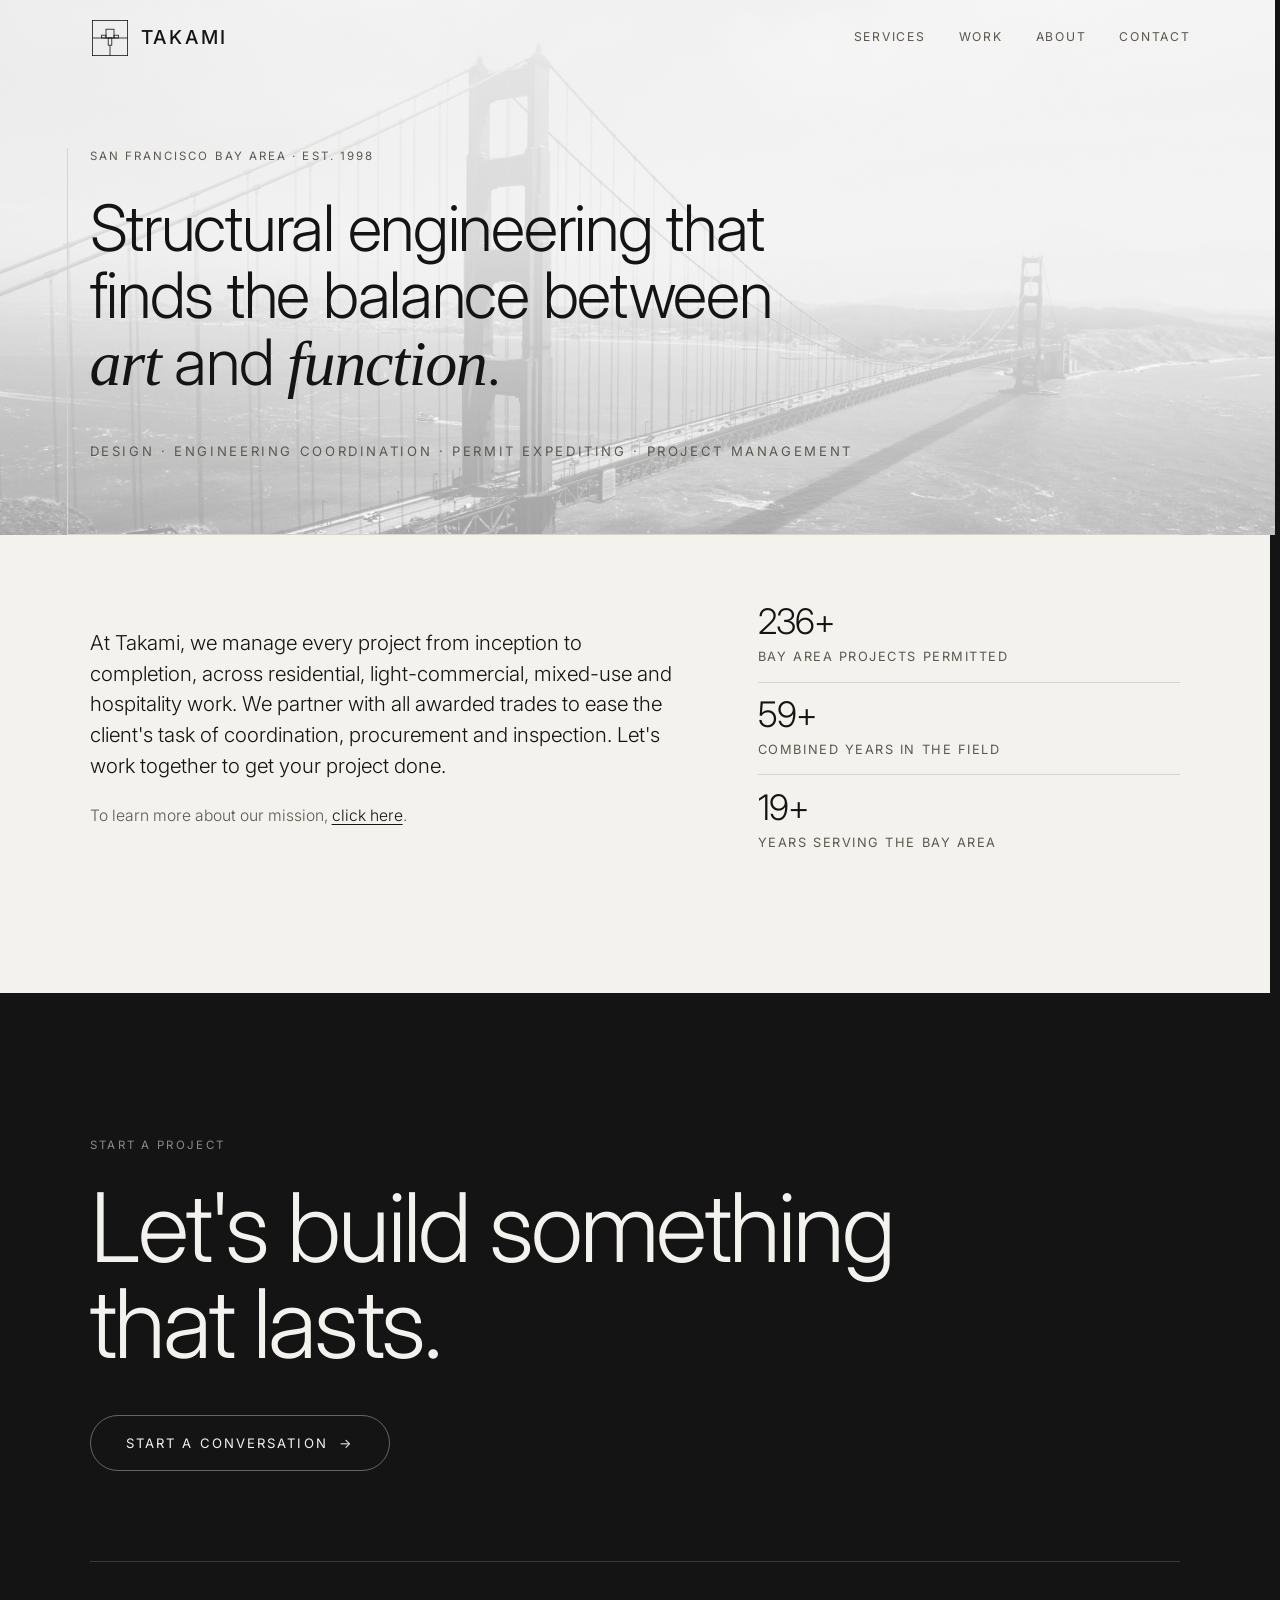
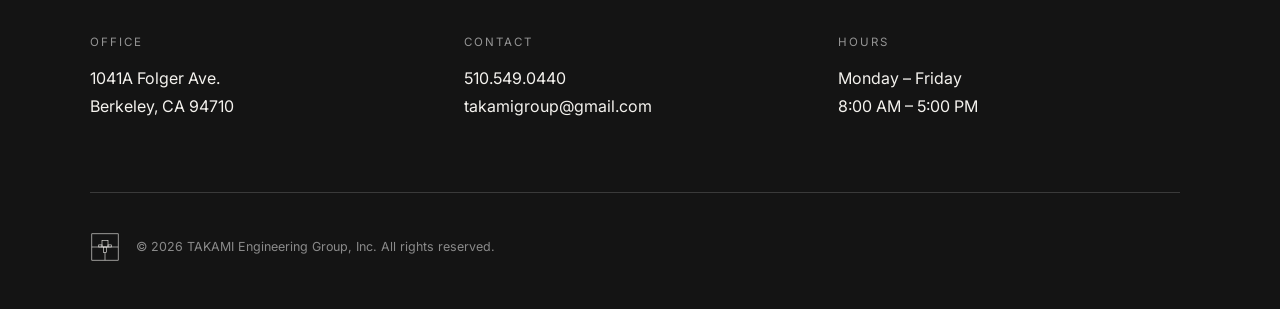
<file: index.html>
<!DOCTYPE html>
<html lang="en">

<head>
    <meta charset="utf-8" />
    <meta name="viewport" content="width=device-width, initial-scale=1" />
    <title>TAKAMI Engineering Group, Inc.</title>
    <meta name="description"
        content="TAKAMI Engineering Group provides structural engineering, design management and building permits for residential and commercial projects across the San Francisco Bay Area." />
    <meta name="theme-color" content="#141414" />

    <link rel="icon" type="image/svg+xml" href="favicon.svg" />

    <!-- Social / link sharing -->
    <meta property="og:type" content="website" />
    <meta property="og:site_name" content="TAKAMI Engineering Group, Inc." />
    <meta property="og:title" content="TAKAMI Engineering Group, Inc." />
    <meta property="og:description"
        content="Structural engineering, design management and building permits for residential and commercial projects across the San Francisco Bay Area." />
    <meta property="og:url" content="https://takamigroup.com/" />
    <meta name="twitter:card" content="summary" />
    <!-- TODO: add og:image (1200×630) once project photography is available -->

    <link rel="preconnect" href="https://fonts.googleapis.com">
    <link rel="preconnect" href="https://fonts.gstatic.com" crossorigin>
    <link href="https://fonts.googleapis.com/css2?family=Inter:wght@300;400;500&display=swap" rel="stylesheet">
    <link rel="stylesheet" href="styles.css?v=96">
</head>

<body class="home">

    <!-- Reusable logo mark (logo-only) for the intro + footer -->
    <template id="mark">
        <svg class="mark" viewBox="0 0 100 100" aria-hidden="true" focusable="false">
            <g fill="none" stroke="currentColor" stroke-width="2" vector-effect="non-scaling-stroke">
                <rect x="6" y="6" width="88" height="88" />
                <line x1="6" y1="50" x2="94" y2="50" />
                <rect x="40" y="28" width="20" height="22" />
                <rect x="29" y="43" width="11" height="7" />
                <rect x="60" y="43" width="11" height="7" />
                <rect x="45.5" y="50" width="9" height="18" />
                <line x1="50" y1="68" x2="50" y2="94" />
            </g>
        </svg>
    </template>

    <!-- ============================================================
         INTRO: black screen, white mark, folds into the corner
         (CSS-driven; auto-skipped under prefers-reduced-motion)
    ============================================================= -->
    <div id="intro" aria-hidden="true">
        <div class="intro__veil"></div>
        <span class="intro__mark" data-mark></span>
        <div class="intro__words">
            <span class="intro__title">TAKAMI</span>
            <span class="intro__sub">ENGINEERING GROUP, INC.</span>
        </div>
    </div>

    <!-- ============================================================
         NAV: light header with visible page links
    ============================================================= -->
    <header class="nav" id="top">
        <div class="nav__inner">
            <a class="brand" href="index.html" aria-label="TAKAMI, home">
                <span class="brand__mark">
                    <svg viewBox="0 0 100 100" aria-hidden="true" focusable="false">
                        <g class="m-logo" fill="none" stroke="currentColor" stroke-width="2"
                            vector-effect="non-scaling-stroke">
                            <rect x="6" y="6" width="88" height="88" />
                            <line x1="6" y1="50" x2="94" y2="50" />
                            <rect x="40" y="28" width="20" height="22" />
                            <rect x="29" y="43" width="11" height="7" />
                            <rect x="60" y="43" width="11" height="7" />
                            <rect x="45.5" y="50" width="9" height="18" />
                            <line x1="50" y1="68" x2="50" y2="94" />
                        </g>
                    </svg>
                </span>
                <span class="brand__word">TAKAMI</span>
            </a>
            <button class="nav__toggle" id="navToggle" type="button" aria-label="Menu"
                aria-expanded="false" aria-controls="navLinks">
                <span></span><span></span><span></span>
            </button>
            <nav class="nav__links" id="navLinks" aria-label="Primary">
                <a href="services.html">Services</a>
                <a href="work.html">Work</a>
                <a href="about.html">About</a>
                <a href="contact.html">Contact</a>
            </nav>
        </div>
    </header>

    <main>

        <!-- Hero -->
        <section class="hero reveal">
            <p class="eyebrow">San Francisco Bay Area · Est. 1998</p>
            <div class="hero__lines">
                <h1 class="hero__statement">
                    Structural engineering that<br>
                    finds the balance between<br>
                    <span class="nowrap"><em>art</em> and <em>function</em>.</span>
                </h1>
                <p class="hero__sub">Design · Engineering Coordination<span class="hero__sub-cut"> · </span><br class="hero__sub-nl">Permit Expediting · Project Management</p>
            </div>
            <hr class="hero__rule">
        </section>

        <!-- Intro copy -->
        <section class="intro-copy reveal">
            <div class="intro-copy__text">
                <p class="intro-copy__lead">
                    At Takami, we manage every project from inception to completion, across
                    residential, light-commercial, mixed-use and hospitality work. We
                    partner with all awarded trades to ease the client's task of
                    coordination, procurement and inspection. Let's work together to get your 
                    project done.
                </p>
                <p class="intro-copy__more">
                    To learn more about our mission, <a href="about.html">click here</a>.
                </p>
            </div>
            <dl class="stats">
                <div>
                    <dt>300+</dt>
                    <dd>Bay Area projects permitted</dd>
                </div>
                <div>
                    <dt>75+</dt>
                    <dd>Combined years in the field</dd>
                </div>
                <div>
                    <dt>25+</dt>
                    <dd>Years serving the Bay Area</dd>
                </div>
            </dl>
        </section>

    </main>

    <!-- Contact / footer -->
    <footer class="footer">
        <div class="footer__cta reveal">
            <p class="footer__eyebrow">Start a project</p>
            <h2>Let's build something<br>that lasts.</h2>
            <a class="button" href="contact.html">
                Start a conversation <span class="button__arrow" aria-hidden="true">→</span>
            </a>
        </div>

        <div class="footer__grid">
            <div>
                <h3>Office</h3>
                <p><a class="map-link" href="https://www.google.com/maps/dir/?api=1&amp;destination=1041A%20Folger%20Ave%2C%20Berkeley%2C%20CA%2094710" target="_blank" rel="noopener">1041A Folger Ave.<br>Berkeley, CA 94710</a></p>
            </div>
            <div>
                <h3>Contact</h3>
                <p>
                    <a href="tel:+15105490440">510.549.0440</a><br>
                    <a href="mailto:takamigroup@gmail.com">takamigroup@gmail.com</a>
                </p>
            </div>
            <div>
                <h3>Hours</h3>
                <p>Monday – Friday<br>8:00 AM – 5:00 PM</p>
            </div>
        </div>

        <div class="footer__base">
            <span class="footer__mark" data-mark></span>
            <p>© <span id="year"></span> TAKAMI Engineering Group, Inc. All rights reserved.</p>
        </div>
    </footer>

    <script src="site.js?v=96"></script>

</body>

</html>
</file>
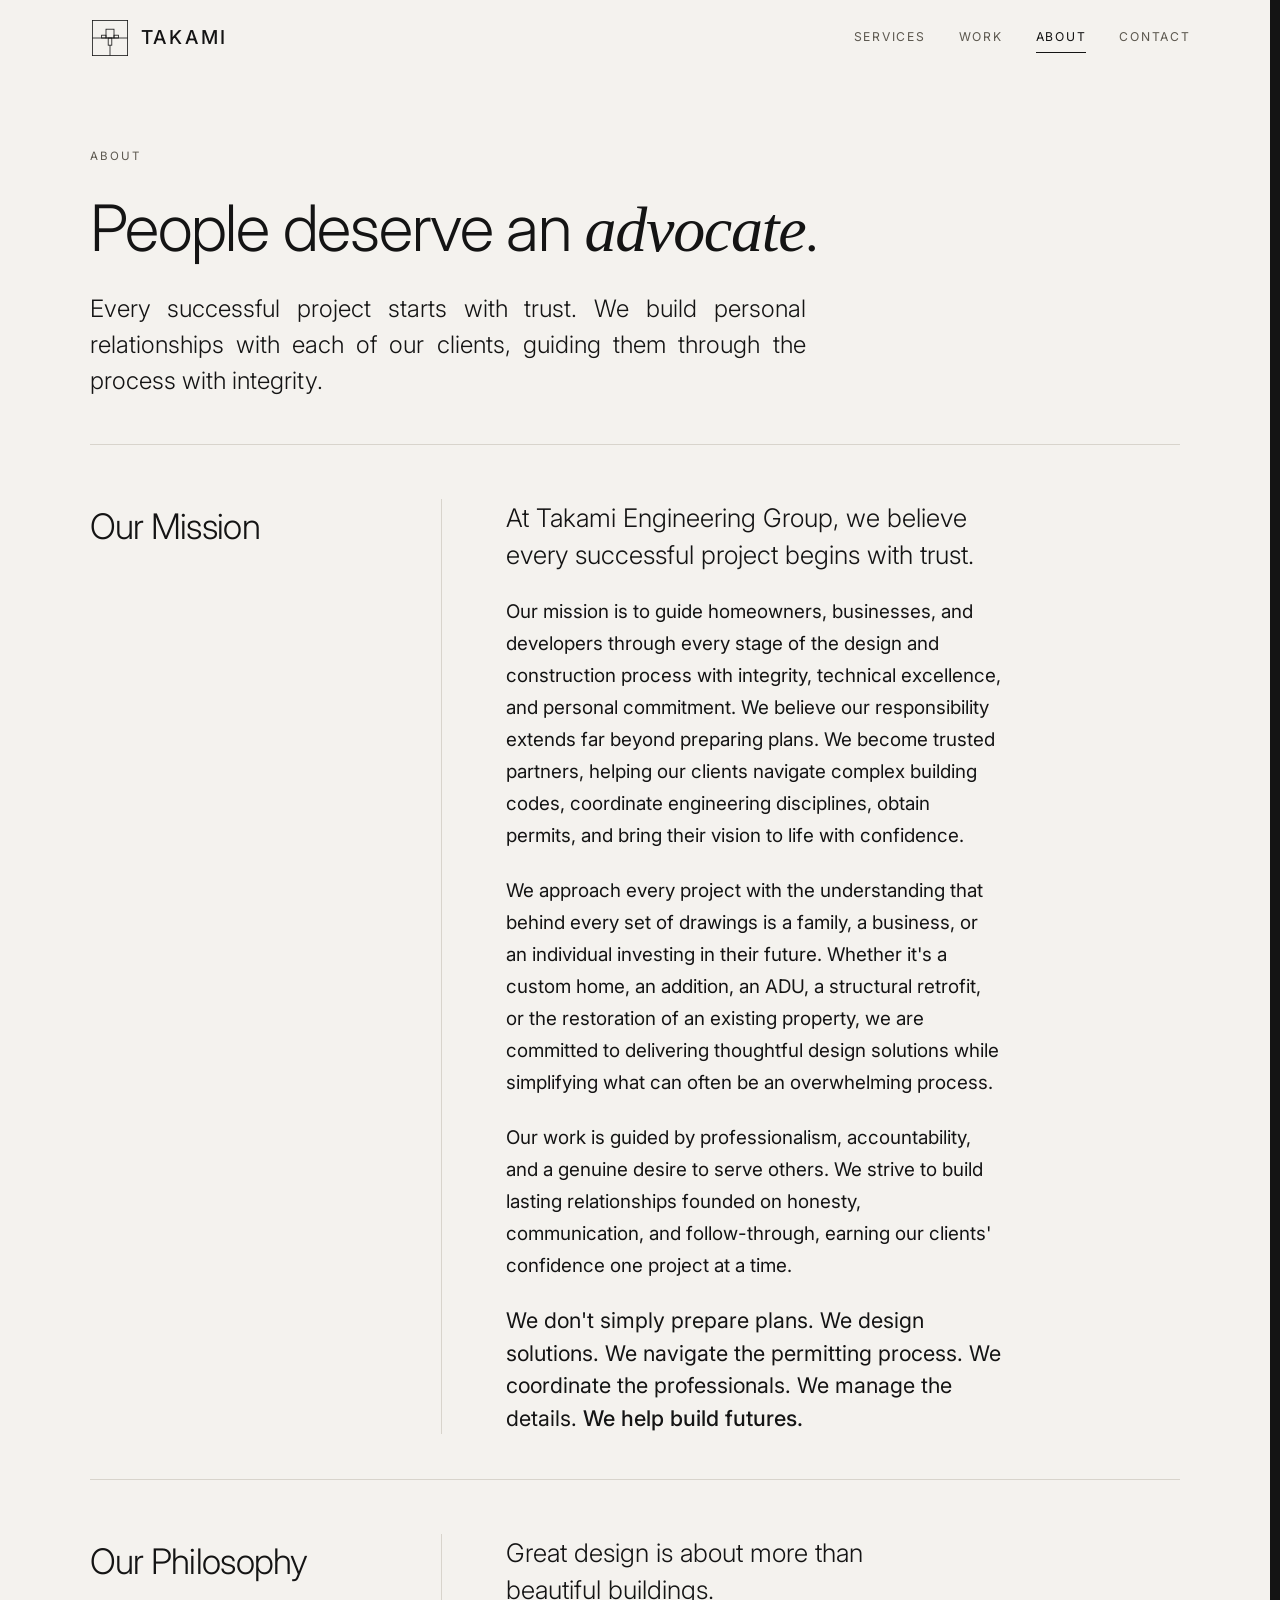
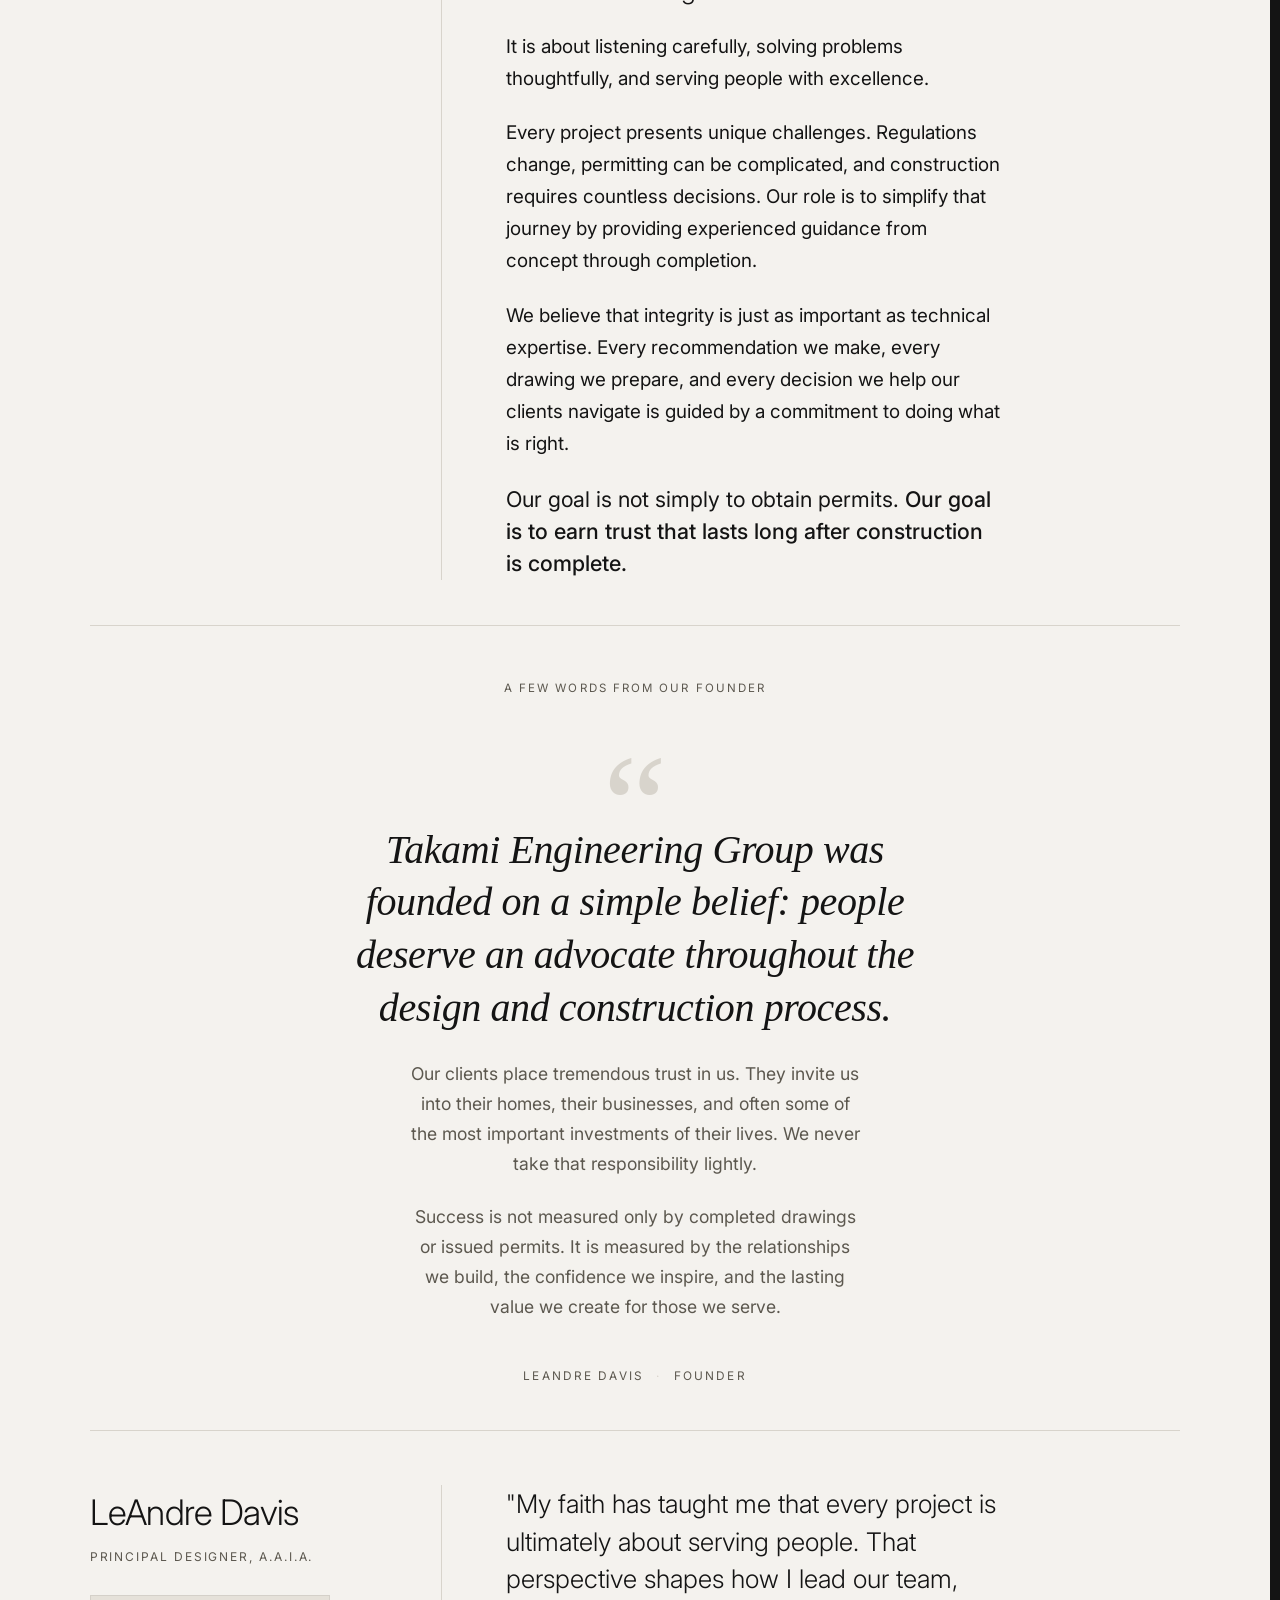
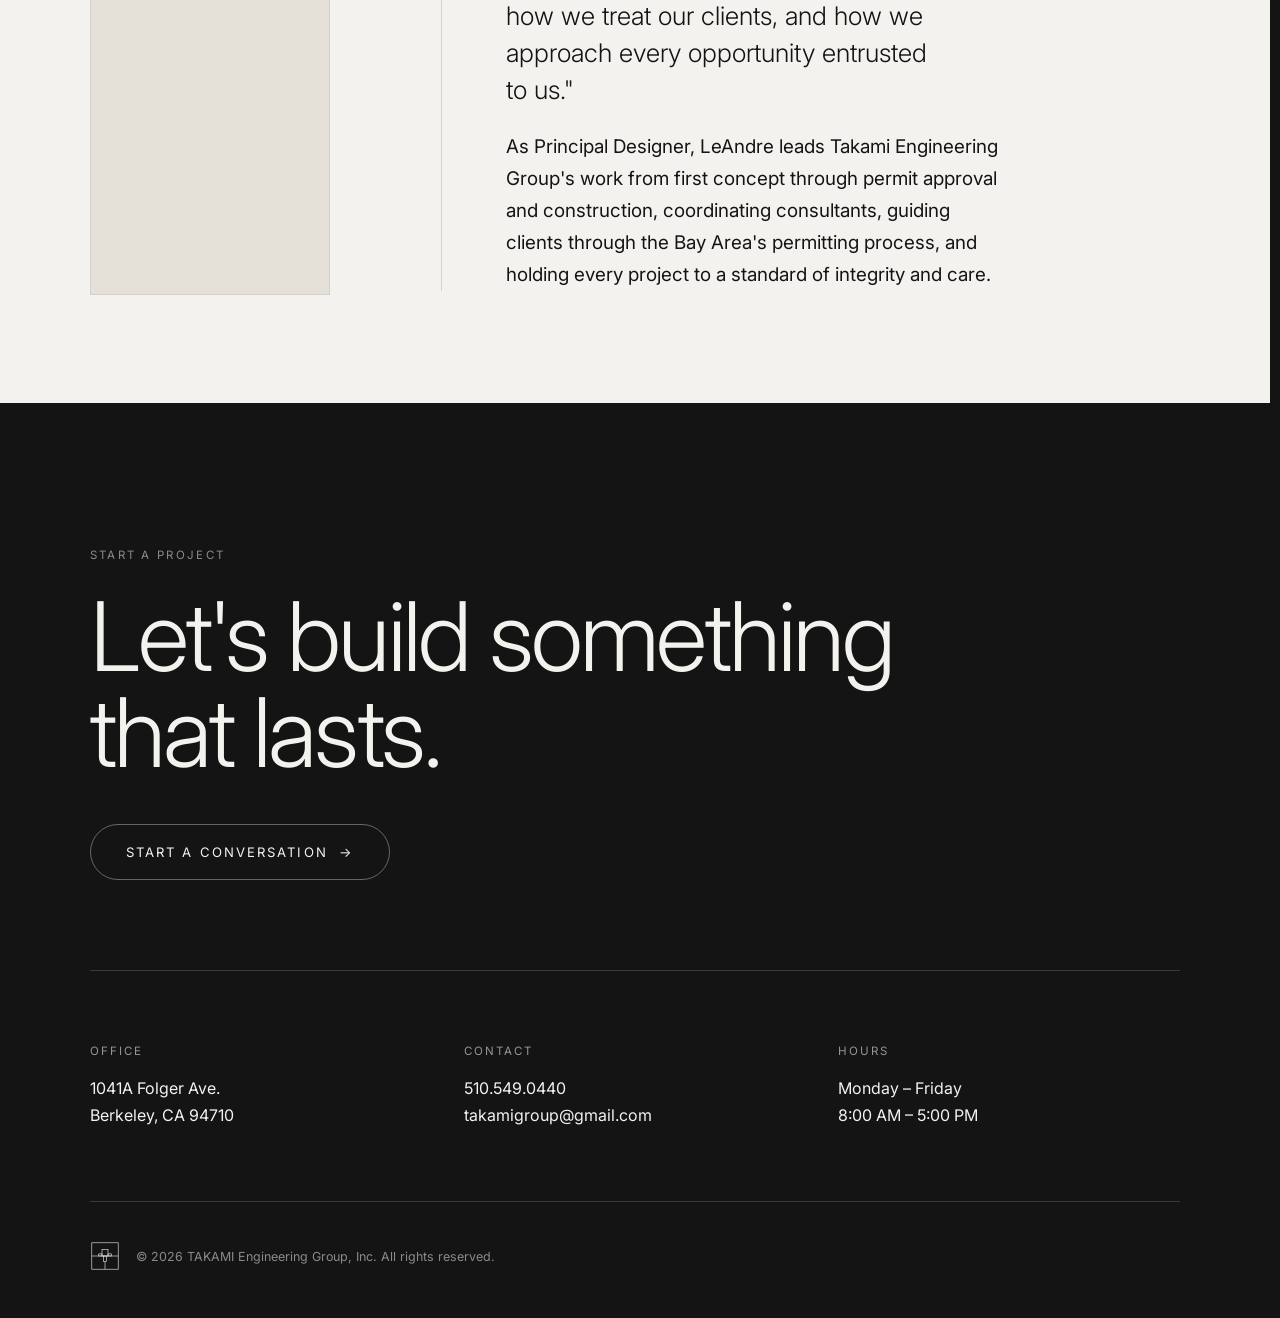
<file: about.html>
<!DOCTYPE html>
<html lang="en">

<head>
    <meta charset="utf-8" />
    <meta name="viewport" content="width=device-width, initial-scale=1" />
    <title>About · TAKAMI Engineering Group, Inc.</title>
    <meta name="description"
        content="Our mission, philosophy and founder. TAKAMI Engineering Group guides Bay Area clients through design, permitting and construction with integrity and personal commitment." />
    <meta name="theme-color" content="#141414" />

    <link rel="icon" type="image/svg+xml" href="favicon.svg" />

    <meta property="og:type" content="website" />
    <meta property="og:site_name" content="TAKAMI Engineering Group, Inc." />
    <meta property="og:title" content="About · TAKAMI Engineering Group, Inc." />
    <meta property="og:description"
        content="Every successful project begins with trust. Our mission, philosophy, and a few words from founder LeAndre Davis." />
    <meta property="og:url" content="https://takamigroup.com/about.html" />
    <meta name="twitter:card" content="summary" />

    <link rel="preconnect" href="https://fonts.googleapis.com">
    <link rel="preconnect" href="https://fonts.gstatic.com" crossorigin>
    <link href="https://fonts.googleapis.com/css2?family=Inter:wght@300;400;500&display=swap" rel="stylesheet">
    <link rel="stylesheet" href="styles.css?v=96">
</head>

<body>

    <template id="mark">
        <svg class="mark" viewBox="0 0 100 100" aria-hidden="true" focusable="false">
            <g fill="none" stroke="currentColor" stroke-width="2" vector-effect="non-scaling-stroke">
                <rect x="6" y="6" width="88" height="88" />
                <line x1="6" y1="50" x2="94" y2="50" />
                <rect x="40" y="28" width="20" height="22" />
                <rect x="29" y="43" width="11" height="7" />
                <rect x="60" y="43" width="11" height="7" />
                <rect x="45.5" y="50" width="9" height="18" />
                <line x1="50" y1="68" x2="50" y2="94" />
            </g>
        </svg>
    </template>

    <!-- NAV -->
    <header class="nav" id="top">
        <div class="nav__inner">
            <a class="brand" href="index.html" aria-label="TAKAMI, home">
                <span class="brand__mark">
                    <svg viewBox="0 0 100 100" aria-hidden="true" focusable="false">
                        <g class="m-logo" fill="none" stroke="currentColor" stroke-width="2"
                            vector-effect="non-scaling-stroke">
                            <rect x="6" y="6" width="88" height="88" />
                            <line x1="6" y1="50" x2="94" y2="50" />
                            <rect x="40" y="28" width="20" height="22" />
                            <rect x="29" y="43" width="11" height="7" />
                            <rect x="60" y="43" width="11" height="7" />
                            <rect x="45.5" y="50" width="9" height="18" />
                            <line x1="50" y1="68" x2="50" y2="94" />
                        </g>
                    </svg>
                </span>
                <span class="brand__word">TAKAMI</span>
            </a>
            <button class="nav__toggle" id="navToggle" type="button" aria-label="Menu"
                aria-expanded="false" aria-controls="navLinks">
                <span></span><span></span><span></span>
            </button>
            <nav class="nav__links" id="navLinks" aria-label="Primary">
                <a href="services.html">Services</a>
                <a href="work.html">Work</a>
                <a href="about.html" aria-current="page">About</a>
                <a href="contact.html">Contact</a>
            </nav>
        </div>
    </header>

    <main>

        <section class="page-head reveal">
            <p class="eyebrow">About</p>
            <h1 class="page-title">People deserve an <em>advocate</em>.</h1>
            <p class="page-lead">
                Every successful project starts with trust. We build personal relationships 
                with each of our clients, guiding them through the process with integrity.
            </p>
            <hr class="hero__rule">
        </section>

        <!-- Mission -->
        <section class="split reveal">
            <div class="split__label">
                <h2>Our Mission</h2>
            </div>
            <div class="prose">
                <p class="prose__lead">At Takami Engineering Group, we believe every successful project
                    begins with trust.</p>
                <p>Our mission is to guide homeowners, businesses, and developers through every stage of the
                    design and construction process with integrity, technical excellence, and personal
                    commitment. We believe our responsibility extends far beyond preparing plans. We become
                    trusted partners, helping our clients navigate complex building codes, coordinate
                    engineering disciplines, obtain permits, and bring their vision to life with confidence.</p>
                <p>We approach every project with the understanding that behind every set of drawings is a
                    family, a business, or an individual investing in their future. Whether it's a custom home,
                    an addition, an ADU, a structural retrofit, or the restoration of an existing property, we
                    are committed to delivering thoughtful design solutions while simplifying what can often be
                    an overwhelming process.</p>
                <p>Our work is guided by professionalism, accountability, and a genuine desire to serve others.
                    We strive to build lasting relationships founded on honesty, communication, and
                    follow-through, earning our clients' confidence one project at a time.</p>
                <p class="prose__statement">We don't simply prepare plans. We design solutions. We navigate the
                    permitting process. We coordinate the professionals. We manage the details.
                    <strong>We help build futures.</strong></p>
            </div>
        </section>

        <hr class="about-rule">

        <!-- Philosophy -->
        <section class="split reveal">
            <div class="split__label">
                <h2>Our Philosophy</h2>
            </div>
            <div class="prose">
                <p class="prose__lead">Great design is about more than beautiful buildings.</p>
                <p>It is about listening carefully, solving problems thoughtfully, and serving people with
                    excellence.</p>
                <p>Every project presents unique challenges. Regulations change, permitting can be complicated,
                    and construction requires countless decisions. Our role is to simplify that journey by
                    providing experienced guidance from concept through completion.</p>
                <p>We believe that integrity is just as important as technical expertise. Every recommendation
                    we make, every drawing we prepare, and every decision we help our clients navigate is guided
                    by a commitment to doing what is right.</p>
                <p class="prose__statement">Our goal is not simply to obtain permits.
                    <strong>Our goal is to earn trust that lasts long after construction is complete.</strong>
                </p>
            </div>
        </section>

        <hr class="about-rule">

        <!-- A few words from our founder -->
        <section class="reveal founder">
            <p class="eyebrow founder__eyebrow">A few words from our founder</p>
            <blockquote class="quote">
                <p class="quote__lead">Takami Engineering Group was founded on a simple belief: people
                    deserve an advocate throughout the design and construction process.</p>
                <p class="quote__body">Our clients place tremendous trust in us. They invite us into their
                    homes, their businesses, and often some of the most important investments of their lives.
                    We never take that responsibility lightly.</p>
                <p class="quote__body">Success is not measured only by completed drawings or issued permits.
                    It is measured by the relationships we build, the confidence we inspire, and the lasting
                    value we create for those we serve.</p>
                <footer class="quote__cite">LeAndre Davis <span>·</span> Founder</footer>
            </blockquote>
        </section>

        <hr class="about-rule">

        <!-- About LeAndre -->
        <section class="split reveal" id="leandre">
            <div class="split__label">
                <h2>LeAndre Davis</h2>
                <p class="split__sub">Principal Designer, A.A.I.A.</p>
                <span class="split__portrait" aria-hidden="true"></span>
            </div>
            <div class="prose">
                <p class="prose__lead">"My faith has taught me that every project is ultimately about serving
                    people. That perspective shapes how I lead our team, how we treat our clients, and how we
                    approach every opportunity entrusted to us."</p>
                <p>As Principal Designer, LeAndre leads Takami Engineering Group's work from first concept
                    through permit approval and construction, coordinating consultants, guiding clients through
                    the Bay Area's permitting process, and holding every project to a standard of integrity and
                    care.</p>
            </div>
        </section>

    </main>

    <!-- FOOTER -->
    <footer class="footer">
        <div class="footer__cta reveal">
            <p class="footer__eyebrow">Start a project</p>
            <h2>Let's build something<br>that lasts.</h2>
            <a class="button" href="contact.html">
                Start a conversation <span class="button__arrow" aria-hidden="true">→</span>
            </a>
        </div>

        <div class="footer__grid">
            <div>
                <h3>Office</h3>
                <p><a class="map-link" href="https://www.google.com/maps/dir/?api=1&amp;destination=1041A%20Folger%20Ave%2C%20Berkeley%2C%20CA%2094710" target="_blank" rel="noopener">1041A Folger Ave.<br>Berkeley, CA 94710</a></p>
            </div>
            <div>
                <h3>Contact</h3>
                <p>
                    <a href="tel:+15105490440">510.549.0440</a><br>
                    <a href="mailto:takamigroup@gmail.com">takamigroup@gmail.com</a>
                </p>
            </div>
            <div>
                <h3>Hours</h3>
                <p>Monday – Friday<br>8:00 AM – 5:00 PM</p>
            </div>
        </div>

        <div class="footer__base">
            <span class="footer__mark" data-mark></span>
            <p>© <span id="year"></span> TAKAMI Engineering Group, Inc. All rights reserved.</p>
        </div>
    </footer>

    <script src="site.js?v=96"></script>

</body>

</html>
</file>
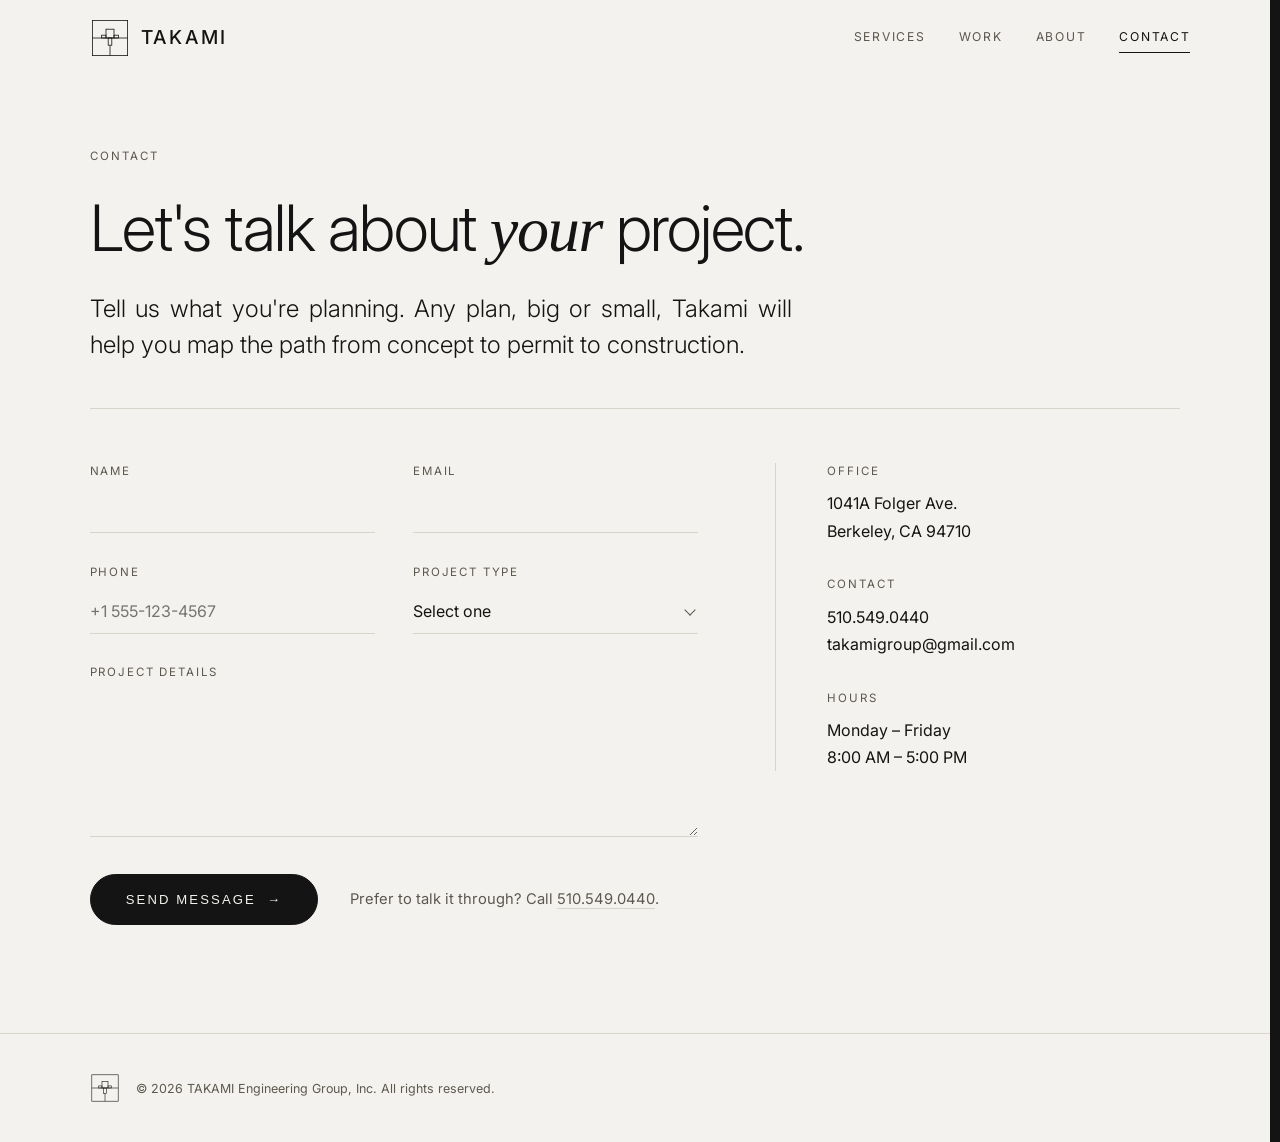
<file: contact.html>
<!DOCTYPE html>
<html lang="en">

<head>
    <meta charset="utf-8" />
    <meta name="viewport" content="width=device-width, initial-scale=1" />
    <title>Contact · TAKAMI Engineering Group, Inc.</title>
    <meta name="description"
        content="Contact TAKAMI Engineering Group in Berkeley, CA. Tell us about your project, from concept to permit to construction across the San Francisco Bay Area." />
    <meta name="theme-color" content="#141414" />

    <link rel="icon" type="image/svg+xml" href="favicon.svg" />

    <meta property="og:type" content="website" />
    <meta property="og:site_name" content="TAKAMI Engineering Group, Inc." />
    <meta property="og:title" content="Contact · TAKAMI Engineering Group, Inc." />
    <meta property="og:description"
        content="Tell us what you're planning, whether a home, an addition, an ADU, a tenant improvement or a retrofit, and we'll help you map the path from concept to construction." />
    <meta property="og:url" content="https://takamigroup.com/contact.html" />
    <meta name="twitter:card" content="summary" />

    <link rel="preconnect" href="https://fonts.googleapis.com">
    <link rel="preconnect" href="https://fonts.gstatic.com" crossorigin>
    <link href="https://fonts.googleapis.com/css2?family=Inter:wght@300;400;500&display=swap" rel="stylesheet">
    <link rel="stylesheet" href="styles.css?v=96">
</head>

<body>

    <template id="mark">
        <svg class="mark" viewBox="0 0 100 100" aria-hidden="true" focusable="false">
            <g fill="none" stroke="currentColor" stroke-width="2" vector-effect="non-scaling-stroke">
                <rect x="6" y="6" width="88" height="88" />
                <line x1="6" y1="50" x2="94" y2="50" />
                <rect x="40" y="28" width="20" height="22" />
                <rect x="29" y="43" width="11" height="7" />
                <rect x="60" y="43" width="11" height="7" />
                <rect x="45.5" y="50" width="9" height="18" />
                <line x1="50" y1="68" x2="50" y2="94" />
            </g>
        </svg>
    </template>

    <!-- NAV -->
    <header class="nav" id="top">
        <div class="nav__inner">
            <a class="brand" href="index.html" aria-label="TAKAMI, home">
                <span class="brand__mark">
                    <svg viewBox="0 0 100 100" aria-hidden="true" focusable="false">
                        <g class="m-logo" fill="none" stroke="currentColor" stroke-width="2"
                            vector-effect="non-scaling-stroke">
                            <rect x="6" y="6" width="88" height="88" />
                            <line x1="6" y1="50" x2="94" y2="50" />
                            <rect x="40" y="28" width="20" height="22" />
                            <rect x="29" y="43" width="11" height="7" />
                            <rect x="60" y="43" width="11" height="7" />
                            <rect x="45.5" y="50" width="9" height="18" />
                            <line x1="50" y1="68" x2="50" y2="94" />
                        </g>
                    </svg>
                </span>
                <span class="brand__word">TAKAMI</span>
            </a>
            <button class="nav__toggle" id="navToggle" type="button" aria-label="Menu"
                aria-expanded="false" aria-controls="navLinks">
                <span></span><span></span><span></span>
            </button>
            <nav class="nav__links" id="navLinks" aria-label="Primary">
                <a href="services.html">Services</a>
                <a href="work.html">Work</a>
                <a href="about.html">About</a>
                <a href="contact.html" aria-current="page">Contact</a>
            </nav>
        </div>
    </header>

    <main>

        <section class="page-head reveal">
            <p class="eyebrow">Contact</p>
            <h1 class="page-title">Let's talk about <em>your</em> project.</h1>
            <p class="page-lead">
                Tell us what you're planning. Any plan, big or small,
                Takami will help you map the path from concept to
                permit to construction.
            </p>
            <hr class="hero__rule">
        </section>

        <section class="reveal contact">
            <div class="contact__form">
                <form class="form" data-form>
                    <div class="form__row">
                        <div class="field">
                            <label for="f-name">Name</label>
                            <input id="f-name" name="name" type="text" autocomplete="name" required>
                        </div>
                        <div class="field">
                            <label for="f-email">Email</label>
                            <input id="f-email" name="email" type="email" autocomplete="email" required>
                        </div>
                    </div>
                    <div class="form__row">
                        <div class="field">
                            <label for="f-phone">Phone</label>
                            <input id="f-phone" name="phone" type="tel" inputmode="numeric"
                                autocomplete="tel" placeholder="+1 555-123-4567"
                                pattern="\+1 \d{3}-\d{3}-\d{4}" required data-phone>
                        </div>
                        <div class="field">
                            <label for="f-type">Project type</label>
                            <div class="field__select">
                                <select id="f-type" name="project_type">
                                    <option value="" selected>Select one</option>
                                    <option>New home</option>
                                    <option>Addition / remodel</option>
                                    <option>ADU / garage conversion</option>
                                    <option>Commercial / tenant improvement</option>
                                    <option>Seismic / foundation retrofit</option>
                                    <option>Permitting only</option>
                                    <option>Something else</option>
                                </select>
                            </div>
                        </div>
                    </div>
                    <div class="field">
                        <label for="f-message">Project details</label>
                        <textarea id="f-message" name="message" rows="5" required></textarea>
                    </div>
                    <div class="form__actions">
                        <button class="button button--solid" type="submit">
                            Send message <span class="button__arrow" aria-hidden="true">→</span>
                        </button>
                        <p class="form__note">Prefer to talk it through? Call
                            <a href="tel:+15105490440">510.549.0440</a>.</p>
                    </div>
                </form>

                <div class="form__sent" data-form-sent hidden role="status">
                    <span class="form__sent-mark" aria-hidden="true">✓</span>
                    <h3>Thank you.</h3>
                    <p>Your message is on its way, and we'll be in touch shortly. For anything
                        urgent, call <a href="tel:+15105490440">510.549.0440</a>.</p>
                </div>
            </div>

            <aside class="contact__aside" data-stagger>
                <div class="contact__block">
                    <h3>Office</h3>
                    <p><a class="map-link" href="https://www.google.com/maps/dir/?api=1&amp;destination=1041A%20Folger%20Ave%2C%20Berkeley%2C%20CA%2094710" target="_blank" rel="noopener">1041A Folger Ave.<br>Berkeley, CA 94710</a></p>
                </div>
                <div class="contact__block">
                    <h3>Contact</h3>
                    <p>
                        <a href="tel:+15105490440">510.549.0440</a><br>
                        <a href="mailto:takamigroup@gmail.com">takamigroup@gmail.com</a>
                    </p>
                </div>
                <div class="contact__block">
                    <h3>Hours</h3>
                    <p>Monday – Friday<br>8:00 AM – 5:00 PM</p>
                </div>
            </aside>
        </section>

    </main>

    <!-- FOOTER: slim, no dark CTA on the contact page -->
    <footer class="site-foot">
        <div class="site-foot__inner">
            <span class="site-foot__mark" data-mark></span>
            <p>© <span id="year"></span> TAKAMI Engineering Group, Inc. All rights reserved.</p>
        </div>
    </footer>

    <script src="site.js?v=96"></script>

</body>

</html>
</file>
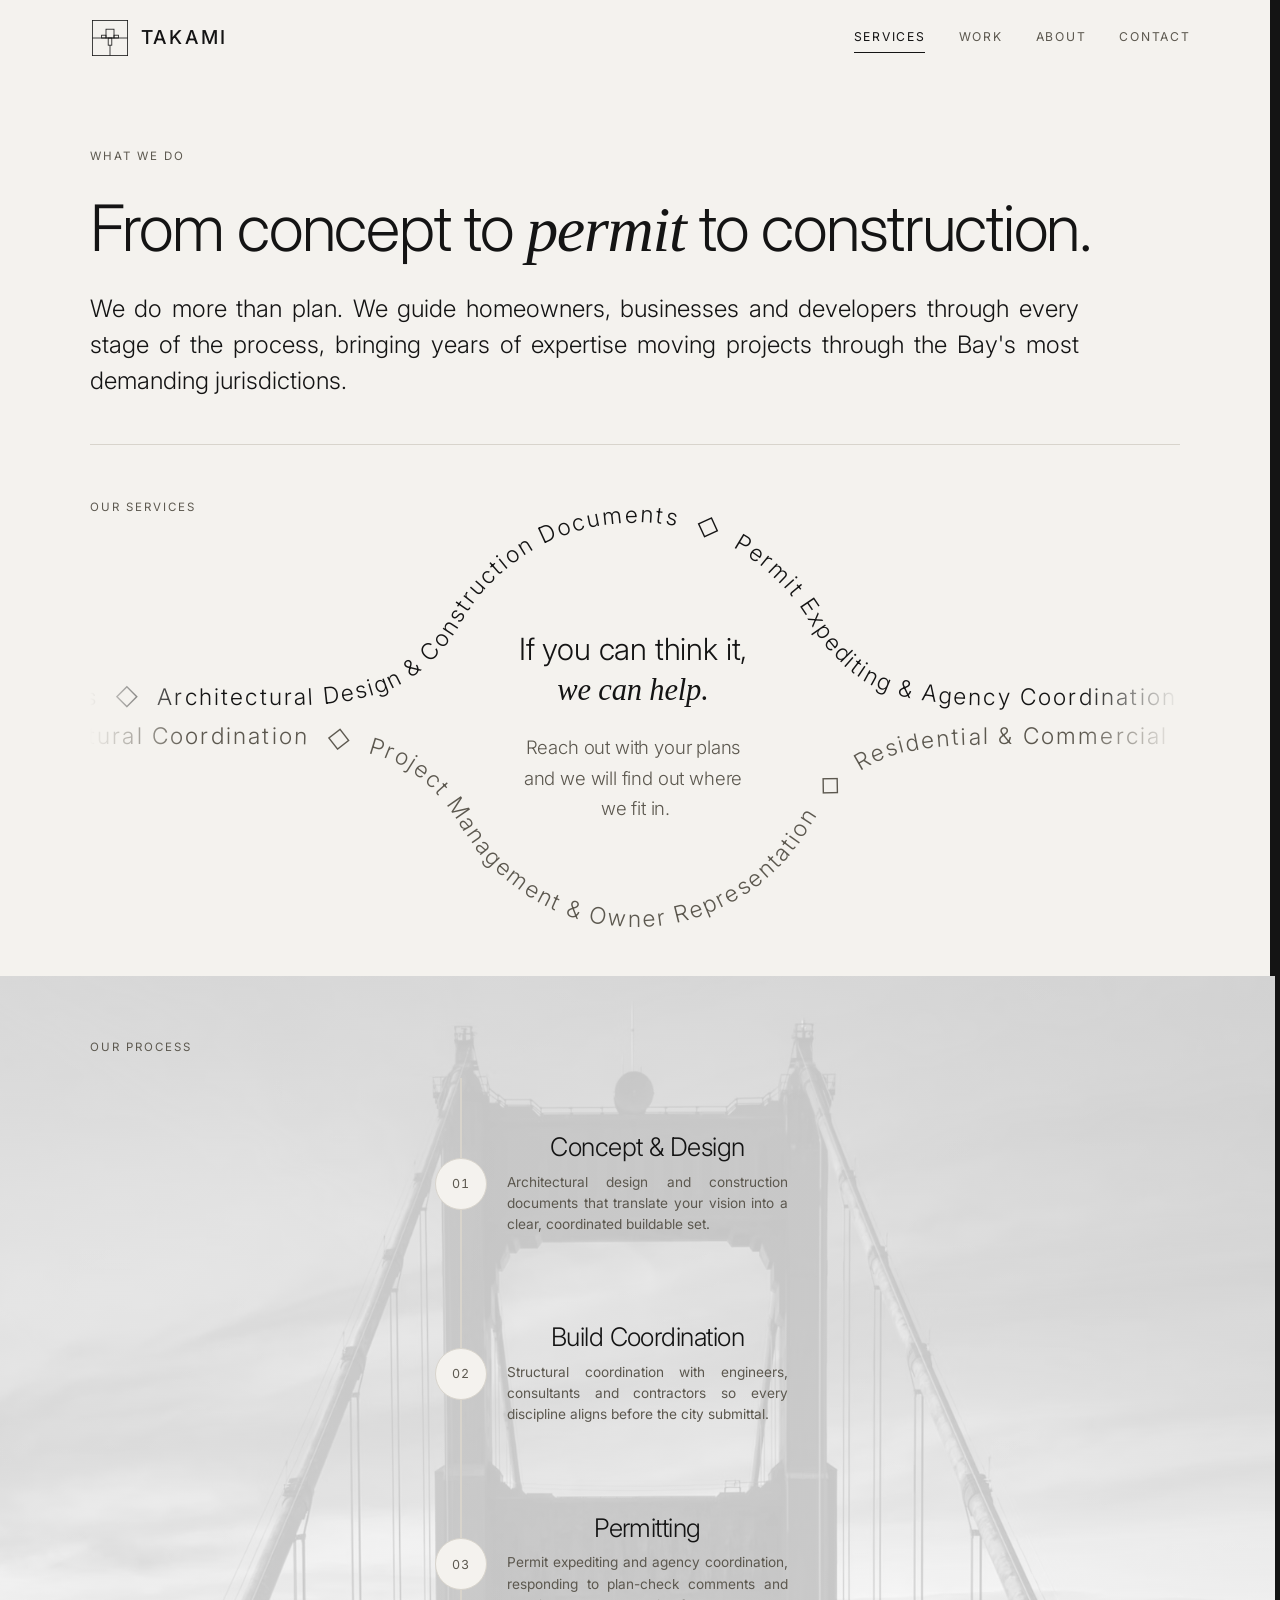
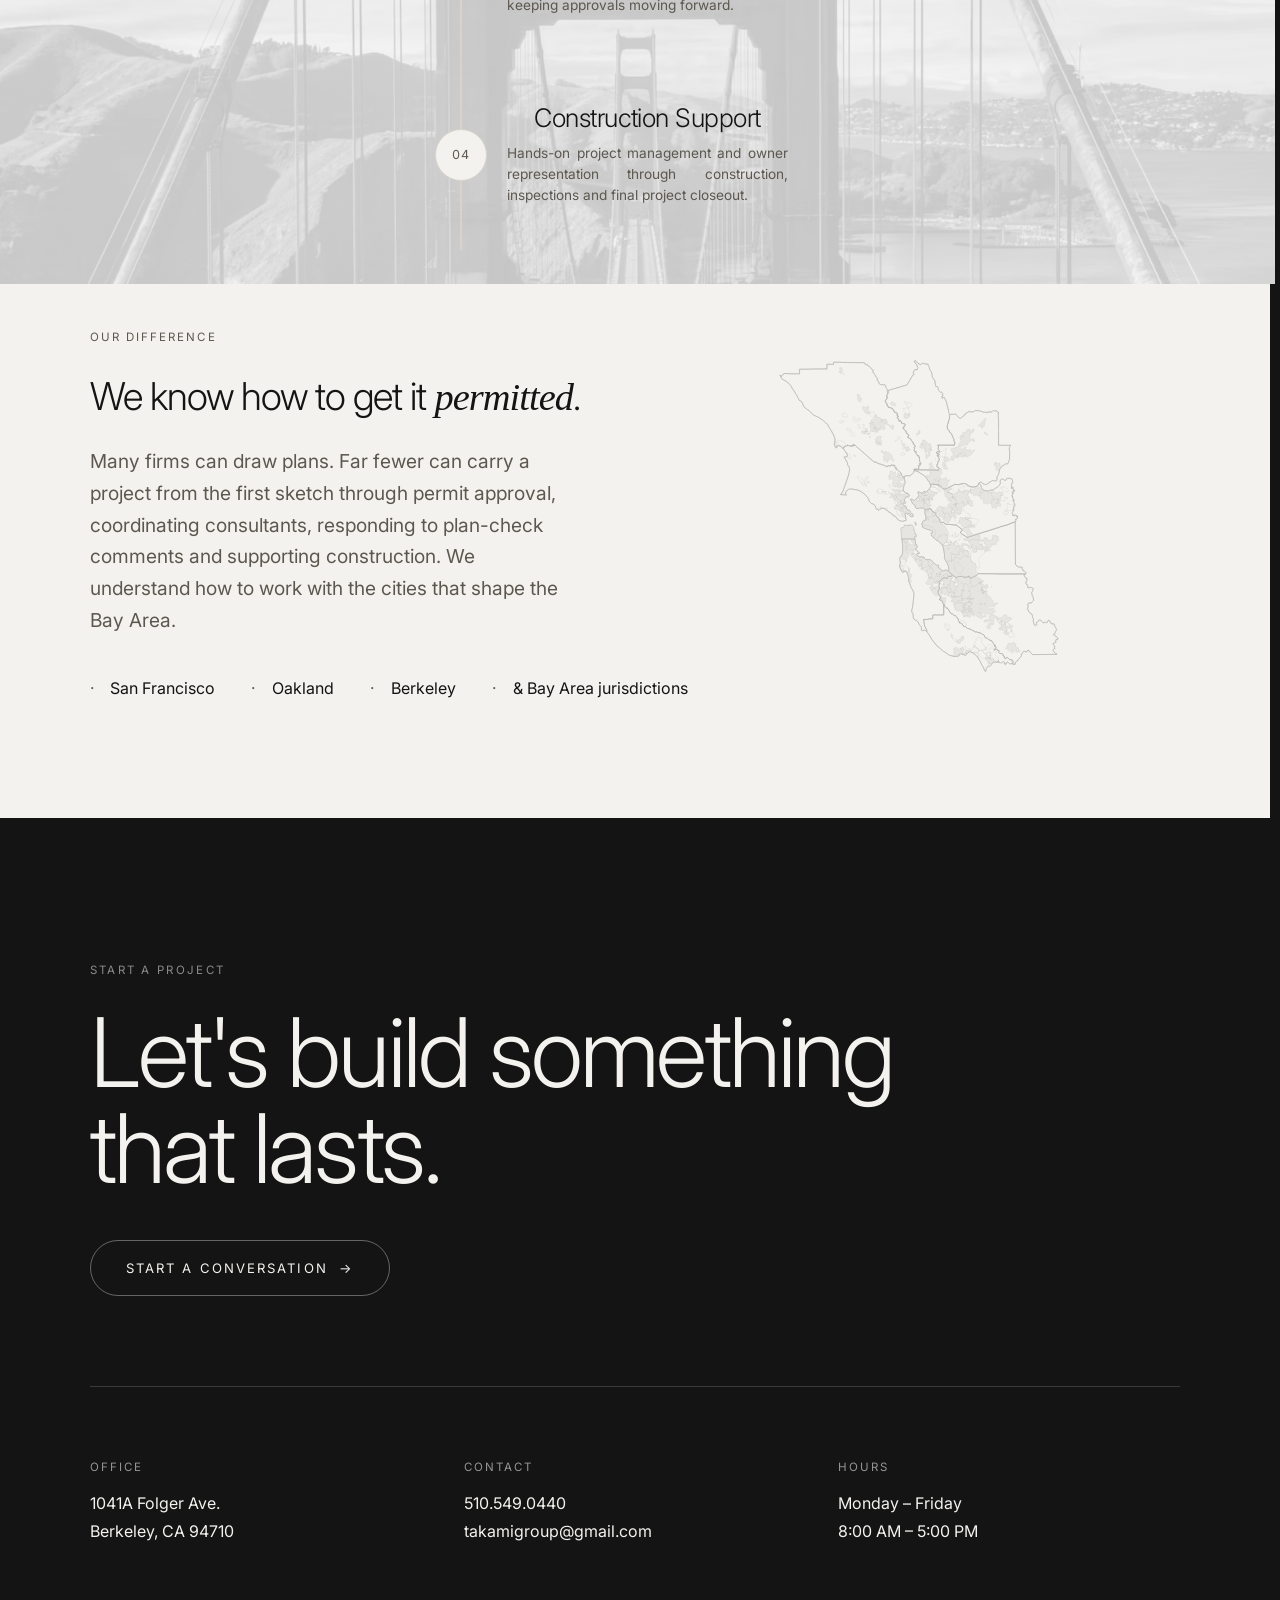
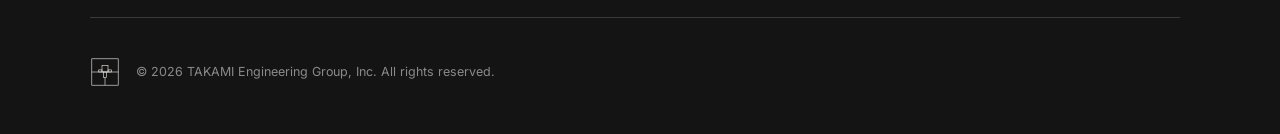
<file: services.html>
<!DOCTYPE html>
<html lang="en">

<head>
    <meta charset="utf-8" />
    <meta name="viewport" content="width=device-width, initial-scale=1" />
    <title>Services · TAKAMI Engineering Group, Inc.</title>
    <meta name="description"
        content="Design, engineering coordination, permit expediting and project management. TAKAMI guides Bay Area projects from concept through permit approval and construction." />
    <meta name="theme-color" content="#141414" />

    <link rel="icon" type="image/svg+xml" href="favicon.svg" />

    <!-- Preload the process-section tower image so it's ready on arrival, not
         fetched late when the section scrolls into view -->
    <link rel="preload" as="image" href="golden_gate2.avif" type="image/avif" />

    <meta property="og:type" content="website" />
    <meta property="og:site_name" content="TAKAMI Engineering Group, Inc." />
    <meta property="og:title" content="Services · TAKAMI Engineering Group, Inc." />
    <meta property="og:description"
        content="From concept to permit to construction: design, engineering coordination, permit expediting and project management across the San Francisco Bay Area." />
    <meta property="og:url" content="https://takamigroup.com/services.html" />
    <meta name="twitter:card" content="summary" />

    <link rel="preconnect" href="https://fonts.googleapis.com">
    <link rel="preconnect" href="https://fonts.gstatic.com" crossorigin>
    <link href="https://fonts.googleapis.com/css2?family=Inter:wght@300;400;500&display=swap" rel="stylesheet">
    <link rel="stylesheet" href="styles.css?v=96">
</head>

<body>

    <template id="mark">
        <svg class="mark" viewBox="0 0 100 100" aria-hidden="true" focusable="false">
            <g fill="none" stroke="currentColor" stroke-width="2" vector-effect="non-scaling-stroke">
                <rect x="6" y="6" width="88" height="88" />
                <line x1="6" y1="50" x2="94" y2="50" />
                <rect x="40" y="28" width="20" height="22" />
                <rect x="29" y="43" width="11" height="7" />
                <rect x="60" y="43" width="11" height="7" />
                <rect x="45.5" y="50" width="9" height="18" />
                <line x1="50" y1="68" x2="50" y2="94" />
            </g>
        </svg>
    </template>

    <!-- NAV -->
    <header class="nav" id="top">
        <div class="nav__inner">
            <a class="brand" href="index.html" aria-label="TAKAMI, home">
                <span class="brand__mark">
                    <svg viewBox="0 0 100 100" aria-hidden="true" focusable="false">
                        <g class="m-logo" fill="none" stroke="currentColor" stroke-width="2"
                            vector-effect="non-scaling-stroke">
                            <rect x="6" y="6" width="88" height="88" />
                            <line x1="6" y1="50" x2="94" y2="50" />
                            <rect x="40" y="28" width="20" height="22" />
                            <rect x="29" y="43" width="11" height="7" />
                            <rect x="60" y="43" width="11" height="7" />
                            <rect x="45.5" y="50" width="9" height="18" />
                            <line x1="50" y1="68" x2="50" y2="94" />
                        </g>
                    </svg>
                </span>
                <span class="brand__word">TAKAMI</span>
            </a>
            <button class="nav__toggle" id="navToggle" type="button" aria-label="Menu"
                aria-expanded="false" aria-controls="navLinks">
                <span></span><span></span><span></span>
            </button>
            <nav class="nav__links" id="navLinks" aria-label="Primary">
                <a href="services.html" aria-current="page">Services</a>
                <a href="work.html">Work</a>
                <a href="about.html">About</a>
                <a href="contact.html">Contact</a>
            </nav>
        </div>
    </header>

    <main>

        <section class="page-head reveal">
            <p class="eyebrow">What we do</p>
            <h1 class="page-title">From concept to <em>permit</em> to construction.</h1>
            <p class="page-lead">
                We do more than plan. We guide homeowners, businesses and developers through
                every stage of the process, bringing years of expertise moving projects through
                the Bay's most demanding jurisdictions.
            </p>
            <hr class="hero__rule">
        </section>

        <!-- Services: two strands that unwind around the statement (DNA-style) -->
        <section class="reveal svc-section">
            <div class="section-head">
                <h2>Our Services</h2>
            </div>

            <!-- Accessible summary (the visual below is decorative for AT) -->
            <p class="svc-sr">If you can think it, we can help. Reach out with your plans and we
                will find out where we fit in. We offer architectural design and construction
                documents, structural coordination, permit expediting and agency coordination,
                project management and owner representation, residential and commercial
                renovations, foundation repairs and seismic upgrades, additions, ADUs and garage
                conversions, and building code analysis and regulatory compliance.</p>

            <!-- Wide-screen orbit -->
            <svg class="svc-orbit" data-orbit viewBox="0 0 1000 500" aria-hidden="true"
                focusable="false" preserveAspectRatio="xMidYMid meet">
                <defs>
                    <path id="svcTop"
                        d="M 0,232 L 175,232 C 265,232 305,215 341,155 A 185,185 0 0 1 659,155 C 695,215 735,232 825,232 L 1000,232" />
                    <path id="svcBot"
                        d="M 0,268 L 175,268 C 265,268 305,285 341,345 A 185,185 0 0 0 659,345 C 695,285 735,268 825,268 L 1000,268" />
                </defs>

                <!-- top strand (two identical copies → JS scrolls it seamlessly) -->
                <text class="svc-orbit__strand svc-orbit__strand--top" font-size="21">
                    <textPath href="#svcTop" data-strand="top" startOffset="0">Architectural Design &amp; Construction Documents&#160;&#160;&#9671;&#160;&#160;Permit Expediting &amp; Agency Coordination&#160;&#160;&#9671;&#160;&#160;Foundation Repairs &amp; Seismic Upgrades&#160;&#160;&#9671;&#160;&#160;Additions, ADUs &amp; Garage Conversions&#160;&#160;&#9671;&#160;&#160;Architectural Design &amp; Construction Documents&#160;&#160;&#9671;&#160;&#160;Permit Expediting &amp; Agency Coordination&#160;&#160;&#9671;&#160;&#160;Foundation Repairs &amp; Seismic Upgrades&#160;&#160;&#9671;&#160;&#160;Additions, ADUs &amp; Garage Conversions&#160;&#160;&#9671;&#160;&#160;</textPath>
                </text>

                <!-- bottom strand -->
                <text class="svc-orbit__strand svc-orbit__strand--bot" font-size="21">
                    <textPath href="#svcBot" data-strand="bot" startOffset="0">Structural Coordination&#160;&#160;&#9671;&#160;&#160;Project Management &amp; Owner Representation&#160;&#160;&#9671;&#160;&#160;Residential &amp; Commercial Renovations&#160;&#160;&#9671;&#160;&#160;Building Code Analysis &amp; Regulatory Compliance&#160;&#160;&#9671;&#160;&#160;Structural Coordination&#160;&#160;&#9671;&#160;&#160;Project Management &amp; Owner Representation&#160;&#160;&#9671;&#160;&#160;Residential &amp; Commercial Renovations&#160;&#160;&#9671;&#160;&#160;Building Code Analysis &amp; Regulatory Compliance&#160;&#160;&#9671;&#160;&#160;</textPath>
                </text>

                <!-- statement: one text box, JS centres it vertically in the ring -->
                <text class="svc-orbit__statement" text-anchor="middle">
                    <tspan x="500" y="179" font-size="28">If you can think it,</tspan>
                    <tspan class="svc-orbit__em" x="500" y="215" font-size="28">we can help.</tspan>
                    <tspan class="svc-orbit__soft" x="500" y="265" font-size="17">Reach out with your plans</tspan>
                    <tspan class="svc-orbit__soft" x="500" y="293" font-size="17">and we will find out where</tspan>
                    <tspan class="svc-orbit__soft" x="500" y="321" font-size="17">we fit in.</tspan>
                </text>
            </svg>

            <!-- Narrow-screen fallback: statement between two simple drifting rows -->
            <div class="svc-fallback" aria-hidden="true">
                <div class="svc-marquee">
                    <div class="svc-row">
                        <div class="svc-track">
                            <span class="svc-item">Architectural Design &amp; Construction Documents</span>
                            <span class="svc-item">Permit Expediting &amp; Agency Coordination</span>
                            <span class="svc-item">Foundation Repairs &amp; Seismic Upgrades</span>
                            <span class="svc-item">Additions, ADUs &amp; Garage Conversions</span>
                        </div>
                        <div class="svc-track" aria-hidden="true">
                            <span class="svc-item">Architectural Design &amp; Construction Documents</span>
                            <span class="svc-item">Permit Expediting &amp; Agency Coordination</span>
                            <span class="svc-item">Foundation Repairs &amp; Seismic Upgrades</span>
                            <span class="svc-item">Additions, ADUs &amp; Garage Conversions</span>
                        </div>
                    </div>
                </div>

                <p class="svc-fallback__statement">If you can think it, <em>we can help.</em><br>
                    Reach out with your plans and we will find out where we fit in.</p>

                <div class="svc-marquee">
                    <div class="svc-row svc-row--rev">
                        <div class="svc-track">
                            <span class="svc-item">Structural Coordination</span>
                            <span class="svc-item">Project Management &amp; Owner Representation</span>
                            <span class="svc-item">Residential &amp; Commercial Renovations</span>
                            <span class="svc-item">Building Code Analysis &amp; Regulatory Compliance</span>
                        </div>
                        <div class="svc-track" aria-hidden="true">
                            <span class="svc-item">Structural Coordination</span>
                            <span class="svc-item">Project Management &amp; Owner Representation</span>
                            <span class="svc-item">Residential &amp; Commercial Renovations</span>
                            <span class="svc-item">Building Code Analysis &amp; Regulatory Compliance</span>
                        </div>
                    </div>
                </div>
            </div>
        </section>

        <!-- Process -->
        <section class="reveal process-band">
            <div class="section-head">
                <h2>Our Process</h2>
            </div>
            <div class="journey" data-journey>
                <div class="journey__spine" aria-hidden="true">
                    <span class="journey__line"></span>
                </div>
                <ol class="journey__steps">
                    <li class="journey__step">
                        <span class="journey__marker"><span class="journey__no">01</span></span>
                        <div class="journey__body">
                            <h3 class="journey__title">Concept &amp; Design</h3>
                            <p class="journey__desc">Architectural design and construction documents that translate
                                your vision into a clear, coordinated buildable set.</p>
                        </div>
                    </li>
                    <li class="journey__step">
                        <span class="journey__marker"><span class="journey__no">02</span></span>
                        <div class="journey__body">
                            <h3 class="journey__title">Build Coordination</h3>
                            <p class="journey__desc">Structural coordination with engineers, consultants and contractors
                                so every discipline aligns before the city submittal.</p>
                        </div>
                    </li>
                    <li class="journey__step">
                        <span class="journey__marker"><span class="journey__no">03</span></span>
                        <div class="journey__body">
                            <h3 class="journey__title">Permitting</h3>
                            <p class="journey__desc">Permit expediting and agency coordination, responding to
                                plan-check comments and keeping approvals moving forward.</p>
                        </div>
                    </li>
                    <li class="journey__step">
                        <span class="journey__marker"><span class="journey__no">04</span></span>
                        <div class="journey__body">
                            <h3 class="journey__title">Construction Support</h3>
                            <p class="journey__desc">Hands-on project management and owner representation through
                                construction, inspections and final project closeout.</p>
                        </div>
                    </li>
                </ol>
            </div>
        </section>

        <!-- Differentiator -->
        <section class="reveal difference">
            <div class="difference__content" data-difference>
                <div class="section-head">
                    <h2>Our difference</h2>
                </div>
                <p class="lead-statement">We know how to get it <em>permitted</em>.</p>
                <p class="lead-copy">
                    Many firms can draw plans. Far fewer can carry a project from the first
                    sketch through permit approval, coordinating consultants, responding to
                    plan-check comments and supporting construction. We understand how to work
                    with the cities that shape the Bay Area.
                </p>
                <ul class="jurisdictions">
                    <li>San Francisco</li>
                    <li>Oakland</li>
                    <li>Berkeley</li>
                    <li>&amp; Bay Area jurisdictions</li>
                </ul>
            </div>
            <!-- Bay Area map: ghosted ink-on-paper (multiply blend), with a
                 pointer-tracked spotlight that sharpens the map under the cursor -->
            <div class="difference__map" data-map role="img"
                aria-label="Map of the San Francisco Bay Area, the region TAKAMI serves"></div>
        </section>

    </main>

    <!-- FOOTER -->
    <footer class="footer">
        <div class="footer__cta reveal">
            <p class="footer__eyebrow">Start a project</p>
            <h2>Let's build something<br>that lasts.</h2>
            <a class="button" href="contact.html">
                Start a conversation <span class="button__arrow" aria-hidden="true">→</span>
            </a>
        </div>

        <div class="footer__grid">
            <div>
                <h3>Office</h3>
                <p><a class="map-link" href="https://www.google.com/maps/dir/?api=1&amp;destination=1041A%20Folger%20Ave%2C%20Berkeley%2C%20CA%2094710" target="_blank" rel="noopener">1041A Folger Ave.<br>Berkeley, CA 94710</a></p>
            </div>
            <div>
                <h3>Contact</h3>
                <p>
                    <a href="tel:+15105490440">510.549.0440</a><br>
                    <a href="mailto:takamigroup@gmail.com">takamigroup@gmail.com</a>
                </p>
            </div>
            <div>
                <h3>Hours</h3>
                <p>Monday – Friday<br>8:00 AM – 5:00 PM</p>
            </div>
        </div>

        <div class="footer__base">
            <span class="footer__mark" data-mark></span>
            <p>© <span id="year"></span> TAKAMI Engineering Group, Inc. All rights reserved.</p>
        </div>
    </footer>

    <script src="site.js?v=96"></script>

</body>

</html>
</file>
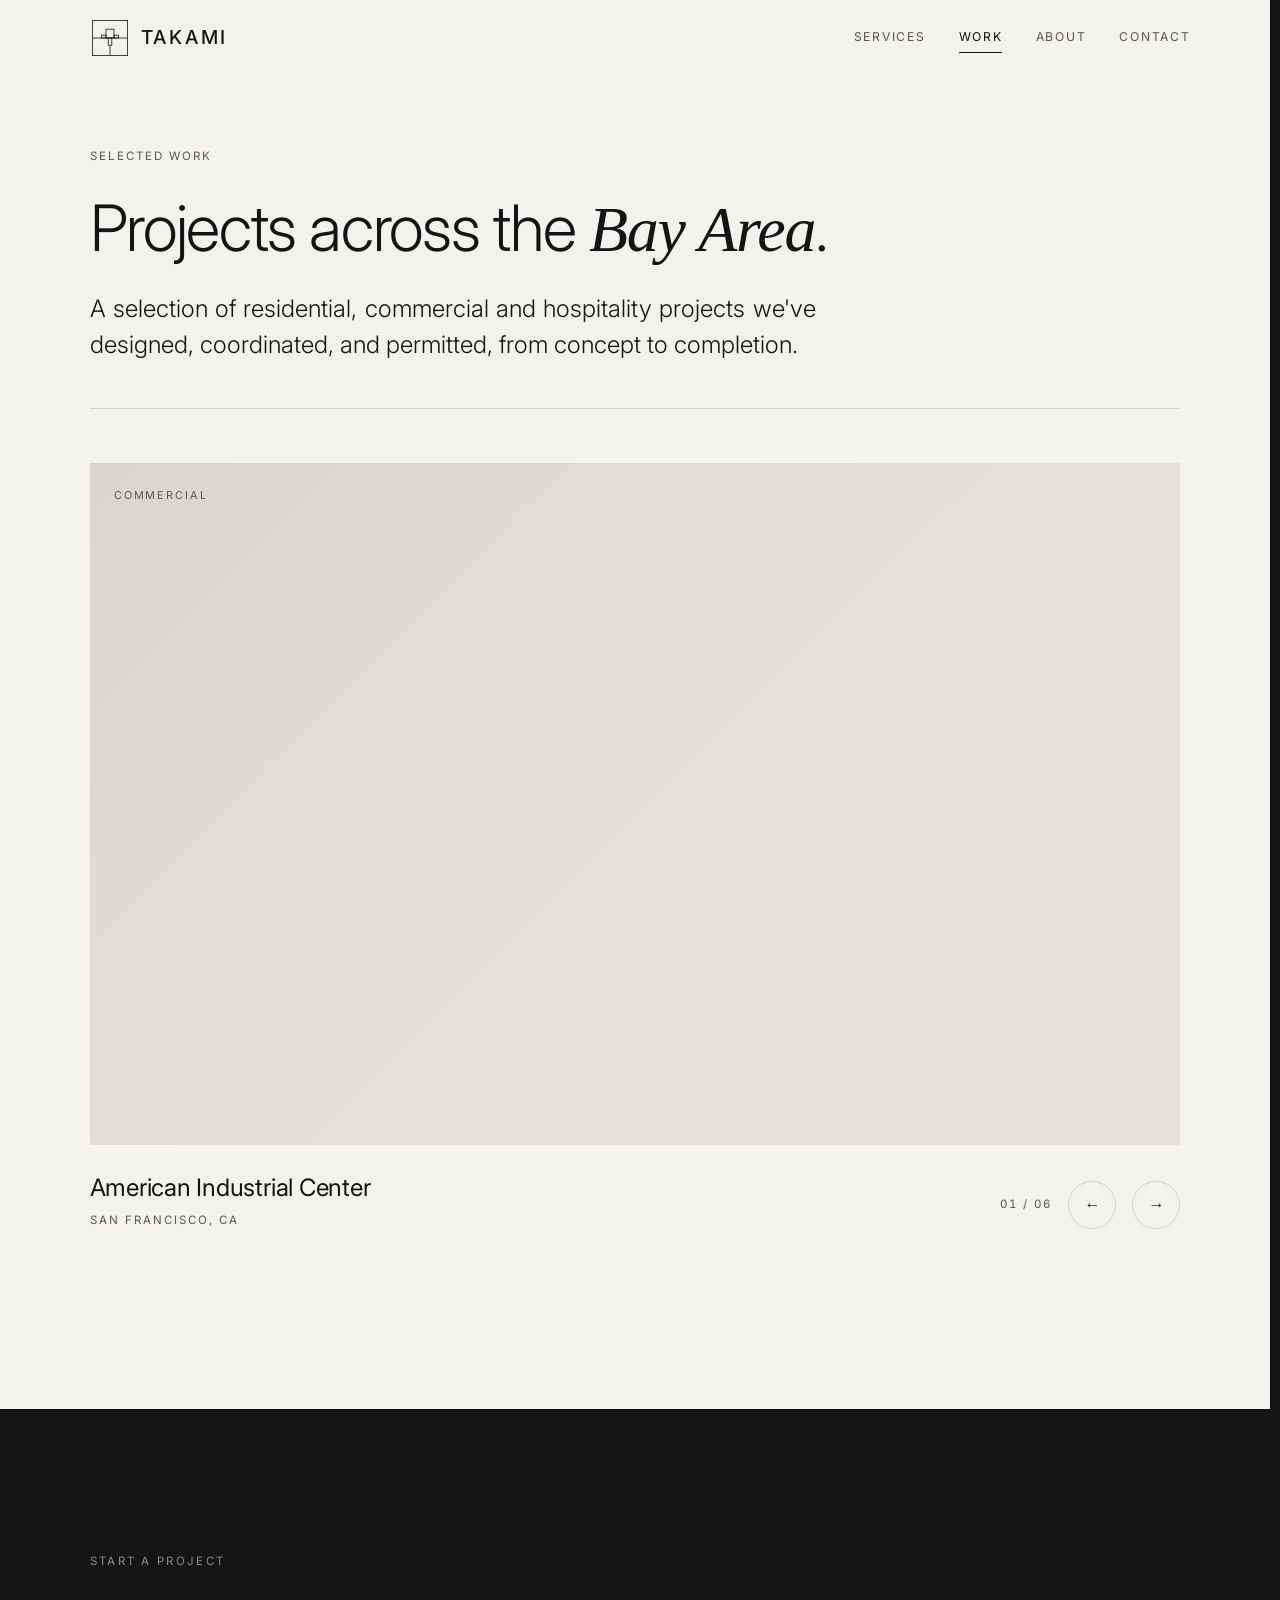
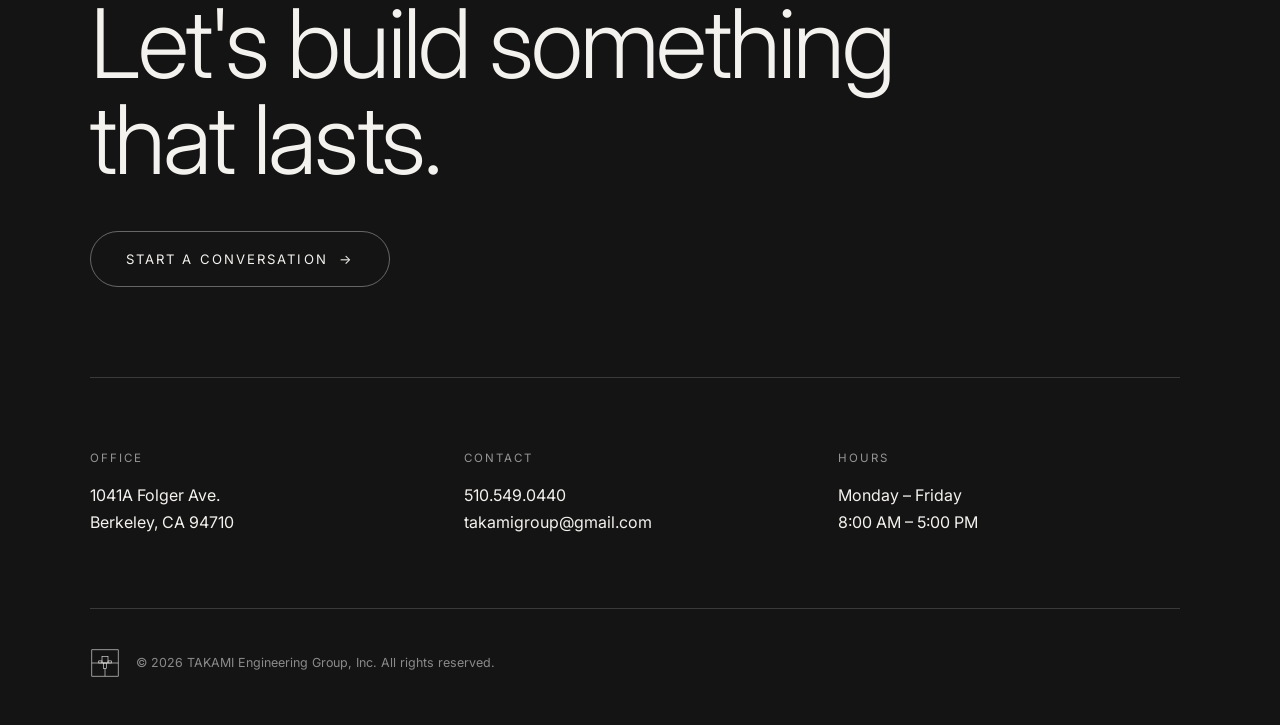
<file: work.html>
<!DOCTYPE html>
<html lang="en">

<head>
    <meta charset="utf-8" />
    <meta name="viewport" content="width=device-width, initial-scale=1" />
    <title>Work · TAKAMI Engineering Group, Inc.</title>
    <meta name="description"
        content="Selected work from TAKAMI Engineering Group: residential, commercial and hospitality projects permitted and delivered across the San Francisco Bay Area." />
    <meta name="theme-color" content="#141414" />

    <link rel="icon" type="image/svg+xml" href="favicon.svg" />

    <meta property="og:type" content="website" />
    <meta property="og:site_name" content="TAKAMI Engineering Group, Inc." />
    <meta property="og:title" content="Work · TAKAMI Engineering Group, Inc." />
    <meta property="og:description"
        content="A selection of residential, commercial and hospitality projects delivered across the San Francisco Bay Area." />
    <meta property="og:url" content="https://takamigroup.com/work.html" />
    <meta name="twitter:card" content="summary" />

    <link rel="preconnect" href="https://fonts.googleapis.com">
    <link rel="preconnect" href="https://fonts.gstatic.com" crossorigin>
    <link href="https://fonts.googleapis.com/css2?family=Inter:wght@300;400;500&display=swap" rel="stylesheet">
    <link rel="stylesheet" href="styles.css?v=96">
</head>

<body>

    <template id="mark">
        <svg class="mark" viewBox="0 0 100 100" aria-hidden="true" focusable="false">
            <g fill="none" stroke="currentColor" stroke-width="2" vector-effect="non-scaling-stroke">
                <rect x="6" y="6" width="88" height="88" />
                <line x1="6" y1="50" x2="94" y2="50" />
                <rect x="40" y="28" width="20" height="22" />
                <rect x="29" y="43" width="11" height="7" />
                <rect x="60" y="43" width="11" height="7" />
                <rect x="45.5" y="50" width="9" height="18" />
                <line x1="50" y1="68" x2="50" y2="94" />
            </g>
        </svg>
    </template>

    <!-- NAV -->
    <header class="nav" id="top">
        <div class="nav__inner">
            <a class="brand" href="index.html" aria-label="TAKAMI, home">
                <span class="brand__mark">
                    <svg viewBox="0 0 100 100" aria-hidden="true" focusable="false">
                        <g class="m-logo" fill="none" stroke="currentColor" stroke-width="2"
                            vector-effect="non-scaling-stroke">
                            <rect x="6" y="6" width="88" height="88" />
                            <line x1="6" y1="50" x2="94" y2="50" />
                            <rect x="40" y="28" width="20" height="22" />
                            <rect x="29" y="43" width="11" height="7" />
                            <rect x="60" y="43" width="11" height="7" />
                            <rect x="45.5" y="50" width="9" height="18" />
                            <line x1="50" y1="68" x2="50" y2="94" />
                        </g>
                    </svg>
                </span>
                <span class="brand__word">TAKAMI</span>
            </a>
            <button class="nav__toggle" id="navToggle" type="button" aria-label="Menu"
                aria-expanded="false" aria-controls="navLinks">
                <span></span><span></span><span></span>
            </button>
            <nav class="nav__links" id="navLinks" aria-label="Primary">
                <a href="services.html">Services</a>
                <a href="work.html" aria-current="page">Work</a>
                <a href="about.html">About</a>
                <a href="contact.html">Contact</a>
            </nav>
        </div>
    </header>

    <main>

        <section class="page-head reveal">
            <p class="eyebrow">Selected Work</p>
            <h1 class="page-title">Projects across the <em>Bay Area</em>.</h1>
            <p class="page-lead">
                A selection of residential, commercial and hospitality projects we've
                designed, coordinated, and permitted, from concept to completion.
            </p>
            <hr class="hero__rule">
        </section>

        <section class="work reveal">
            <div class="slideshow" data-slideshow>
                <div class="slideshow__stage">
                    <span class="slide is-active" data-label="Commercial"
                        data-name="American Industrial Center" data-place="San Francisco, CA"></span>
                    <span class="slide" data-label="Hospitality" data-name="Mason + Pacific Restaurant"
                        data-place="San Francisco, CA"></span>
                    <span class="slide" data-label="Commercial Kitchen" data-name="Foxtail Catering &amp; Events"
                        data-place="San Francisco, CA"></span>
                    <span class="slide" data-label="Residential" data-name="1859 Pine Street"
                        data-place="San Francisco, CA"></span>
                    <span class="slide" data-label="Commercial" data-name="451 Jackson Street"
                        data-place="San Francisco, CA"></span>
                    <span class="slide" data-label="Residential" data-name="Hidden Valley Lake"
                        data-place="Lake County, CA"></span>
                </div>
                <div class="slideshow__controls">
                    <span class="slideshow__caption">
                        <span class="slideshow__name" data-slide-name></span>
                        <span class="slideshow__place" data-slide-place></span>
                    </span>
                    <span class="slideshow__nav">
                        <span class="slideshow__counter" data-slideshow-counter>01 / 06</span>
                        <button class="slideshow__btn" type="button" data-slide-prev
                            aria-label="Previous project"><span aria-hidden="true">←</span></button>
                        <button class="slideshow__btn" type="button" data-slide-next
                            aria-label="Next project"><span aria-hidden="true">→</span></button>
                    </span>
                </div>
            </div>
        </section>

    </main>

    <!-- FOOTER -->
    <footer class="footer">
        <div class="footer__cta reveal">
            <p class="footer__eyebrow">Start a project</p>
            <h2>Let's build something<br>that lasts.</h2>
            <a class="button" href="contact.html">
                Start a conversation <span class="button__arrow" aria-hidden="true">→</span>
            </a>
        </div>

        <div class="footer__grid">
            <div>
                <h3>Office</h3>
                <p><a class="map-link" href="https://www.google.com/maps/dir/?api=1&amp;destination=1041A%20Folger%20Ave%2C%20Berkeley%2C%20CA%2094710" target="_blank" rel="noopener">1041A Folger Ave.<br>Berkeley, CA 94710</a></p>
            </div>
            <div>
                <h3>Contact</h3>
                <p>
                    <a href="tel:+15105490440">510.549.0440</a><br>
                    <a href="mailto:takamigroup@gmail.com">takamigroup@gmail.com</a>
                </p>
            </div>
            <div>
                <h3>Hours</h3>
                <p>Monday – Friday<br>8:00 AM – 5:00 PM</p>
            </div>
        </div>

        <div class="footer__base">
            <span class="footer__mark" data-mark></span>
            <p>© <span id="year"></span> TAKAMI Engineering Group, Inc. All rights reserved.</p>
        </div>
    </footer>

    <script src="site.js?v=96"></script>

</body>

</html>
</file>
<file: styles.css>
/* ------------------------------------------------------------------
   TAKAMI Engineering Group — concept homepage
   Monochrome, typographic, image-forward. No dependencies.
------------------------------------------------------------------ */

:root {
    --ink: #141414;
    --ink-soft: #5c584f;
    --paper: #f4f2ee;
    --line: #d8d4cc;
    --tile: #e5e1d9;
    --accent: #3d4b57;
    /* muted steel-blue, used only on hover / focus */
    --max: 1320px;
    --pad: clamp(1.5rem, 7vw, 8.5rem);
    /* left edge of the centred content — the shared alignment gutter
       (matches the footer: padding sits OUTSIDE the max-width) */
    --gutter: max(var(--pad), calc((100vw - var(--max)) / 2));
    --header-h: 4.75rem;
    --ease: cubic-bezier(0.22, 1, 0.36, 1);
}

*,
*::before,
*::after {
    box-sizing: border-box;
}

html {
    scroll-behavior: smooth;
    scroll-padding-top: var(--header-h);
    /* the footer's dark colour fills any overscroll past the bottom (no white gap) */
    background: var(--ink);
    /* reserve the scrollbar's width so nothing shifts when the page unlocks
       after the intro — the custom bar lives in this already-reserved gutter */
    scrollbar-gutter: stable;
    /* Firefox: thumb hidden until JS adds .scrolling */
    scrollbar-width: thin;
    scrollbar-color: transparent var(--paper);
}

html.scrolling {
    scrollbar-color: #a29c92 var(--paper);
}

/* custom scrollbar (WebKit / Chromium) — a floating capsule that is hidden
   by default and only appears while scrolling (JS toggles html.scrolling) */
::-webkit-scrollbar {
    width: 12px;
}

::-webkit-scrollbar-track {
    /* paper track blends with the page so only the floating thumb shows
       (the black html background is kept for the bottom overscroll) */
    background: var(--paper);
}

::-webkit-scrollbar-thumb {
    background: transparent;
    background-clip: padding-box;
    border: 2px solid transparent;
    border-radius: 999px;
    transition: background 0.3s var(--ease);
}

html.scrolling::-webkit-scrollbar-thumb {
    background: #a29c92;
}

html.scrolling::-webkit-scrollbar-thumb:hover {
    background: #7d766a;
}

body {
    margin: 0;
    background: var(--paper);
    color: var(--ink);
    font-family: "Inter", system-ui, -apple-system, sans-serif;
    font-weight: 400;
    line-height: 1.55;
    -webkit-font-smoothing: antialiased;
    text-rendering: optimizeLegibility;
    /* full-bleed backdrops use 100vw; clip the sliver past the content box so no
       horizontal scrollbar appears at any width or zoom (clip keeps vertical
       scrolling intact, unlike hidden) */
    overflow-x: clip;
}

a {
    color: inherit;
    text-decoration: none;
}

/* address links to Google Maps directions — inherit their surrounding colour */
.map-link:hover {
    text-decoration: underline;
    text-underline-offset: 3px;
}

/* crafted keyboard focus — invisible to mouse users */
:focus-visible {
    outline: 2px solid var(--accent);
    outline-offset: 3px;
    border-radius: 2px;
}

/* light ring on the dark footer for contrast */
.button:focus-visible,
.footer a:focus-visible {
    outline-color: rgba(244, 242, 238, 0.85);
}

/* Golden Gate tower behind the process (numbers) section only — full-bleed,
   grayscale, ghosted. The image top matches the section top; it scrolls with the
   section (not fixed). Full-bleed is safe at any width via body's overflow-x. */
.process-band {
    position: relative;
    /* how far the tower is zoomed past cover; site.js reads this to keep the copy
       aligned to the (now wider) legs. Higher = tower bigger, copy wider. */
    --tower-zoom: 1.75;
}

/* the process section's own padding — kept on .process-band directly (not tied
   to following the page-head) so the tuned tower-image height holds wherever the
   section sits in the page order */
.process-band {
    padding-top: clamp(1rem, 3vh, 2rem);
    /* holds the section (and thus the tower image) at its original height while
       the tightened steps free up space above */
    padding-bottom: clamp(1.5rem, 3.8vh, 8rem);
}

/* no divider under the "Our Process" label (transparent keeps the section
   height identical), and drop just the label lower without moving the journey
   or the tower image */
/* drop just the "Our Process" label lower, and KEEP its original bottom spacing
   so the process section height (and the tuned tower fit) is unchanged */
.process-band .section-head {
    margin-bottom: clamp(1.75rem, 4vh, 2.5rem);
    padding-bottom: clamp(0.9rem, 2.2vh, 1.4rem);
    transform: translateY(clamp(1.5rem, 4vh, 3rem));
}

/* space after the services marquee, before the tower image begins —
   matches the page-lead → rule gap */
.svc-section {
    padding-bottom: clamp(2rem, 5vh, 3.5rem);
}

/* Our difference sits between the tower and the footer — tighten the space
   above and below it */
.difference {
    padding-top: clamp(2rem, 5vh, 3.5rem);
    padding-bottom: clamp(2rem, 5vh, 3.5rem);
    display: grid;
    /* left column hugs the text (capped so it can't overflow on mid widths); the
       map sits right beside it, and leftover space falls to the right */
    grid-template-columns: minmax(0, 39rem) clamp(15rem, 22vw, 20rem);
    justify-content: start;
    align-items: center;
    gap: clamp(2.5rem, 5vw, 4.5rem);
}

.process-band::before {
    content: "";
    position: absolute;
    top: 0;
    bottom: 0;
    left: 50%;
    width: 100vw;
    transform: translateX(-50%);
    z-index: 0;
    pointer-events: none;
    background:
        linear-gradient(rgba(244, 242, 238, 0.80), rgba(244, 242, 238, 0.80)),
        url("golden_gate2.avif") center -26px / auto calc(var(--tower-zoom) * 100%) no-repeat;
    filter: grayscale(1) contrast(1.05);
}

.process-band > * {
    position: relative;
    z-index: 1;
}

h1,
h2,
h3 {
    font-weight: 300;
    letter-spacing: -0.02em;
    margin: 0;
    text-wrap: balance;
}

p {
    text-wrap: pretty;
}

.mark {
    width: 100%;
    height: 100%;
    display: block;
}

.eyebrow,
.section-index,
.tile__place,
.footer h3 {
    font-size: 0.72rem;
    text-transform: uppercase;
    letter-spacing: 0.18em;
    color: var(--ink-soft);
    font-weight: 400;
}

/* ---------------------------------------------------------------- Nav / brand */

.nav {
    position: fixed;
    top: 0;
    left: 0;
    right: 0;
    z-index: 200;
    height: var(--header-h);
    /* transparent with no line at the top; both fade in on scroll (all pages) */
    background: transparent;
    border-bottom: 1px solid transparent;
    transition: background 0.45s var(--ease), border-color 0.45s var(--ease);
}

/* solidify the header + reveal its underline once the page is scrolled */
body.scrolled .nav {
    background: var(--paper);
    border-bottom-color: var(--line);
}

.nav__inner {
    height: 100%;
    max-width: calc(var(--max) + 2 * var(--pad));
    margin-inline: auto;
    padding: 0 var(--pad);
    display: flex;
    align-items: center;
    justify-content: space-between;
    gap: 1.5rem;
}

.brand {
    display: inline-flex;
    align-items: center;
    gap: 0.7rem;
    flex: none;
    color: var(--ink);
}

.brand__mark {
    width: 40px;
    height: 40px;
    display: block;
    flex: none;
}

.brand__mark svg {
    width: 100%;
    height: 100%;
    display: block;
    overflow: visible;
}

.brand__word {
    font-size: 1.2rem;
    letter-spacing: 0.14em;
    font-weight: 500;
}


/* --- visible page navigation (readily available, no logo click) --- */
.nav__links {
    display: flex;
    align-items: center;
    gap: clamp(1.25rem, 2.6vw, 2.75rem);
}

.nav__links a {
    position: relative;
    font-size: 0.76rem;
    text-transform: uppercase;
    letter-spacing: 0.14em;
    color: var(--ink-soft);
    transition: color 0.3s var(--ease);
}

.nav__links a::after {
    content: "";
    position: absolute;
    left: 0;
    bottom: -6px;
    width: 100%;
    height: 1px;
    background: var(--ink);
    transform: scaleX(0);
    transform-origin: left;
    transition: transform 0.35s var(--ease);
}

.nav__links a:hover,
.nav__links a[aria-current="page"] {
    color: var(--ink);
}

.nav__links a:hover::after,
.nav__links a[aria-current="page"]::after {
    transform: scaleX(1);
}

/* --- mobile menu toggle --- */
.nav__toggle {
    display: none;
    position: relative;
    width: 24px;
    height: 16px;
    box-sizing: content-box;
    padding: 0.5rem;
    margin: -0.5rem;
    -webkit-appearance: none;
    appearance: none;
    background: none;
    border: 0;
    cursor: pointer;
    color: var(--ink);
}

/* Each bar is centred on the button (left/top 50%) and offset only by transform,
   so the two outer bars land on the EXACT same point when open — a clean X with
   no sub-pixel gap (the old flex + 1.5px translate left dots on iOS). Only
   transform/opacity animate, so it stays smooth on every browser. */
.nav__toggle span {
    position: absolute;
    left: 50%;
    top: 50%;
    width: 24px;
    height: 1.5px;
    margin: -0.75px 0 0 -12px;
    background: currentColor;
    transform-origin: center;
    transition: transform 0.3s var(--ease), opacity 0.2s var(--ease);
}

.nav__toggle span:nth-child(1) {
    transform: translateY(-6px) rotate(0);
}

.nav__toggle span:nth-child(3) {
    transform: translateY(6px) rotate(0);
}

.nav__toggle.is-open span:nth-child(1) {
    transform: translateY(0) rotate(45deg);
}

.nav__toggle.is-open span:nth-child(2) {
    opacity: 0;
}

.nav__toggle.is-open span:nth-child(3) {
    transform: translateY(0) rotate(-45deg);
}

@media (max-width: 720px) {
    .nav__toggle {
        display: block;
    }

    /* Full-height overlay from the header to the bottom of the screen, so no page
       content peeks below the menu. Fades + eases down as one smooth panel. */
    .nav__links {
        position: fixed;
        top: var(--header-h);
        left: 0;
        right: 0;
        bottom: 0;
        flex-direction: column;
        align-items: stretch;
        justify-content: flex-start;
        gap: 0;
        padding: 0.25rem var(--pad) 1.25rem;
        background: var(--paper);
        overflow-y: auto;
        -webkit-overflow-scrolling: touch;
        transform: translateY(-8px);
        opacity: 0;
        visibility: hidden;
        transition: opacity 0.3s var(--ease), transform 0.3s var(--ease),
            visibility 0s linear 0.3s;
    }

    .nav__links.is-open {
        opacity: 1;
        visibility: visible;
        transform: none;
        transition: opacity 0.3s var(--ease), transform 0.3s var(--ease);
    }

    .nav__links a {
        font-size: 0.95rem;
        letter-spacing: 0.1em;
        padding: 0.95rem 0;
        border-bottom: 1px solid var(--line);
    }

    .nav__links a:last-child {
        border-bottom: 0;
    }

    .nav__links a::after {
        display: none;
    }
}

/* ---------------------------------------------------------------- Intro */

body.intro-lock,
body.nav-open {
    overflow: hidden;
}

#intro {
    display: none;
}

@media (prefers-reduced-motion: no-preference) {
    /* off-white intro that matches the page — the logo settles into the light header */
    #intro {
        display: block;
        position: fixed;
        inset: 0;
        z-index: 9999;
        pointer-events: none;
        background: var(--paper);
    }

    #intro .intro__veil {
        display: none;
    }

    /* mark + words start hidden and fade in together once ready */
    #intro .intro__mark {
        position: absolute;
        top: 50%;
        left: 50%;
        width: min(190px, 38vw);
        aspect-ratio: 1;
        transform: translate(-50%, -50%);
        color: var(--ink);
        opacity: 0;
    }

    #intro .intro__words {
        position: absolute;
        left: 50%;
        top: calc(50% + min(95px, 19vw) + 1.6rem);
        transform: translateX(-50%);
        display: flex;
        flex-direction: column;
        align-items: center;
        gap: 0.5rem;
        text-align: center;
        white-space: nowrap;
        color: var(--ink);
        opacity: 0;
    }

    .intro__title {
        font-size: clamp(1.9rem, 5.5vw, 3rem);
        font-weight: 300;
        letter-spacing: 0.05em;
        line-height: 1;
    }

    .intro__sub {
        font-size: clamp(0.68rem, 1.5vw, 0.9rem);
        font-weight: 400;
        letter-spacing: 0.32em;
        color: var(--ink-soft);
    }

    /* the sequence starts only after fonts are ready (JS adds .intro-ready):
       logo + wordmark fade in, wordmark dissolves, logo travels to the header,
       then the whole intro fades away revealing the light page beneath */
    body.intro-ready #intro {
        animation: introOut 0.6s var(--ease) 3.4s forwards;
    }

    body.intro-ready #intro .intro__mark {
        animation: introIn 0.7s var(--ease) forwards,
            markToCorner 1.35s var(--ease) 2s forwards;
    }

    body.intro-ready #intro .intro__words {
        animation: introWordsIn 0.8s var(--ease) 0.15s both,
            introWordsOut 0.6s var(--ease) 1.55s forwards;
    }
}

/* logo settles exactly onto the header .brand mark — JS measures the real mark
   and sets --mark-x/y/w; the calc() values are only a pre-JS fallback */
@keyframes markToCorner {
    to {
        top: var(--mark-y, calc((var(--header-h) - 40px) / 2));
        left: var(--mark-x, var(--gutter));
        width: var(--mark-w, 40px);
        transform: translate(0, 0);
    }
}

@keyframes introIn {
    from {
        opacity: 0;
    }

    to {
        opacity: 1;
    }
}

/* wordmark rises and fades in on load */
@keyframes introWordsIn {
    from {
        opacity: 0;
        transform: translateX(-50%) translateY(16px);
    }

    to {
        opacity: 1;
        transform: translateX(-50%) translateY(0);
    }
}

/* then lifts away before the mark travels to the corner */
@keyframes introWordsOut {
    to {
        opacity: 0;
        transform: translateX(-50%) translateY(-10px);
    }
}

@keyframes introOut {
    to {
        opacity: 0;
    }
}

/* ---------------------------------------------------------------- Layout */

main {
    display: block;
}

section {
    padding: clamp(4.5rem, 12vh, 9rem) var(--pad);
    /* +2·pad so the inner padding lands the content at the same width and
       margins as the footer box (padding effectively sits outside --max) */
    max-width: calc(var(--max) + 2 * var(--pad));
    margin-inline: auto;
}

.section-head {
    /* same gap as the page eyebrow → title (1.75rem) */
    margin-bottom: 1.75rem;
    padding-bottom: 0;
    /* no line under the heading — a section is ended by a rule, not started;
       kept transparent (not removed) so section heights are unchanged */
    border-bottom: 1px solid transparent;
}

/* section labels now read like the page eyebrow: small, uppercase, muted */
.section-head h2 {
    margin: 0;
    font-size: 0.72rem;
    font-weight: 400;
    text-transform: uppercase;
    letter-spacing: 0.18em;
    color: var(--ink-soft);
}

/* ---------------------------------------------------------------- Hero */

.hero {
    padding-top: calc(var(--header-h) + clamp(2rem, 8vh, 6rem));
    padding-bottom: 0;
    position: relative;
}

/* Golden Gate backdrop behind the hero — full-bleed, grayscale, ghosted so the
   text stays crisp. Runs from the very top (behind the transparent header, so it
   shows through) down to the hero rule. The image is positioned low so the
   bridge sits toward the bottom of the hero. */
.hero::before {
    content: "";
    position: absolute;
    top: 0;
    bottom: 0;
    left: 50%;
    width: 100vw;
    transform: translateX(-50%);
    z-index: 0;
    pointer-events: none;
    background:
        linear-gradient(180deg,
            rgba(244, 242, 238, 0.92) 0%,
            rgba(244, 242, 238, 0.85) 45%,
            rgba(244, 242, 238, 0.60) 100%),
        url("golden_gate.avif") center top / cover no-repeat;
    filter: grayscale(1) contrast(1.04);
}

/* Intersecting-lines frame: a vertical spine in the left margin that meets the
   hero rule at the bottom-left corner, cradling the hero words (Avelar cue). */
.hero::after {
    content: "";
    position: absolute;
    left: calc(var(--pad) - 1.4rem);
    top: calc(var(--header-h) + clamp(2rem, 8vh, 6rem));
    bottom: 0;
    width: 1px;
    background: var(--line);
    z-index: 1;
    pointer-events: none;
}

.hero > * {
    position: relative;
    z-index: 1;
}

/* extend the rule left so it intersects the vertical spine, and push it a little
   lower so the ghosted bridge shows more before the rule (home only) */
.hero .hero__rule {
    margin-top: clamp(3.5rem, 8vh, 6rem);
    margin-left: -1.4rem;
    width: calc(100% + 1.4rem);
}

/* the gutter is too tight for the spine on small screens */
@media (max-width: 640px) {
    .hero::after {
        display: none;
    }

    .hero .hero__rule {
        margin-left: 0;
        width: auto;
    }
}

.eyebrow {
    margin: 0 0 1.75rem;
}

/* shrink-wrap the statement + sub so the sub can justify to the exact width
   of the widest headline line (Picture 1) */
.hero__lines {
    width: max-content;
    max-width: 100%;
}

.hero__statement {
    font-size: clamp(2rem, 5vw, 4.2rem);
    line-height: 1.05;
    /* explicit line break controls the wrap — don't let balance override it */
    text-wrap: wrap;
}

.nowrap {
    white-space: nowrap;
}

/* divider between the hero and the section below */
.hero__rule {
    height: 0;
    border: 0;
    border-top: 1px solid var(--line);
    margin: clamp(2rem, 5vh, 3.5rem) 0 0;
}

.hero__statement em {
    font-style: italic;
    font-family: Georgia, "Times New Roman", serif;
    font-weight: 300;
}

.hero__sub {
    margin: 2.75rem 0 0;
    font-size: 0.82rem;
    letter-spacing: 0.2em;
    text-transform: uppercase;
    color: var(--ink-soft);
    /* stretch the single line to the full width of the headline block */
    text-align: justify;
    text-align-last: justify;
}

/* the mobile-only line break (splits the four services 2 + 2); on desktop the
   line stays single, so the middle separator shows as a normal middot instead */
.hero__sub-nl {
    display: none;
}

/* ---------------------------------------------------------------- Intro copy */

.intro-copy {
    display: grid;
    grid-template-columns: 1.4fr 1fr;
    gap: clamp(2rem, 6vw, 6rem);
    align-items: stretch;
    /* symmetric vertical padding so the whole block centres in its section;
       trimmed to offset the taller hero above so the footer stays put */
    padding-block: clamp(2rem, 6vh, 4.75rem);
}

/* left column: keep its copy centred in the shared column height */
.intro-copy__text {
    display: flex;
    flex-direction: column;
    justify-content: center;
}

.intro-copy__lead {
    font-size: clamp(1.05rem, 1.6vw, 1.3rem);
    font-weight: 300;
    line-height: 1.5;
    margin: 0;
}

.intro-copy__more {
    margin: 1.4rem 0 0;
    font-size: 0.98rem;
    font-weight: 300;
    color: var(--ink-soft);
}

.intro-copy__more a {
    color: var(--ink);
    text-decoration: underline;
    text-underline-offset: 3px;
}

.stats {
    display: grid;
    grid-auto-rows: 1fr;
    margin: 0;
}

/* Equal, gap-free rows so each divider line sits exactly at a row boundary;
   centring the content then lands it midway between its two lines. */
.stats div {
    display: flex;
    flex-direction: column;
    justify-content: center;
    border-top: 1px solid var(--line);
    padding: 0.9rem 0;
}

.stats div:first-child {
    border-top: 0;
}

.stats dt {
    font-size: clamp(1.6rem, 2.8vw, 2.2rem);
    font-weight: 300;
    letter-spacing: -0.03em;
    line-height: 1;
}

.stats dd {
    margin: 0.5rem 0 0;
    font-size: 0.8rem;
    text-transform: uppercase;
    letter-spacing: 0.12em;
    color: var(--ink-soft);
}

/* ---------------------------------------------------------------- Work grid */

.grid {
    display: grid;
    grid-template-columns: repeat(3, 1fr);
    gap: clamp(1rem, 2.2vw, 1.75rem);
}

.tile {
    display: flex;
    flex-direction: column;
    gap: 1.1rem;
    transition: transform 0.5s var(--ease);
}

.tile__img {
    display: block;
    aspect-ratio: 4 / 5;
    background: var(--tile);
    background-image:
        linear-gradient(135deg, rgba(0, 0, 0, 0.05) 0%, transparent 55%);
    position: relative;
    overflow: hidden;
    box-shadow: inset 0 0 0 1px rgba(20, 20, 20, 0.08);
    transition: box-shadow 0.5s var(--ease);
}

.tile__img::before {
    content: attr(data-label);
    position: absolute;
    left: 1rem;
    bottom: 1rem;
    font-size: 0.68rem;
    text-transform: uppercase;
    letter-spacing: 0.18em;
    color: var(--ink-soft);
}

.tile__img::after {
    content: "";
    position: absolute;
    inset: 0;
    background: var(--ink);
    opacity: 0;
    transition: opacity 0.5s var(--ease);
}

.tile:hover {
    transform: translateY(-4px);
}

.tile:hover .tile__img {
    box-shadow: inset 0 0 0 1px rgba(20, 20, 20, 0.2);
}

.tile:hover .tile__img::after {
    opacity: 0.05;
}

/* hanging catalog number + caption */
.tile__foot {
    display: flex;
    gap: 1rem;
    align-items: baseline;
}

.tile__no {
    flex: none;
    font-size: 0.72rem;
    letter-spacing: 0.1em;
    color: var(--ink-soft);
    font-variant-numeric: tabular-nums;
}

.tile__meta {
    display: flex;
    flex-direction: column;
    gap: 0.3rem;
}

.tile__name {
    position: relative;
    width: max-content;
    max-width: 100%;
    font-size: 1.02rem;
    font-weight: 400;
    transition: color 0.4s var(--ease);
}

.tile__name::after {
    content: "";
    position: absolute;
    left: 0;
    bottom: -3px;
    width: 100%;
    height: 1px;
    background: var(--accent);
    transform: scaleX(0);
    transform-origin: left;
    transition: transform 0.45s var(--ease);
}

.tile:hover .tile__name {
    color: var(--accent);
}

.tile:hover .tile__name::after {
    transform: scaleX(1);
}

/* ---------------------------------------------------------------- Practice */

/* centered single column so each service sits on the bridge tower's axis */
.capabilities {
    list-style: none;
    margin: 0 auto;
    padding: 0;
    max-width: 44rem;
}

.capabilities li {
    font-size: clamp(1.15rem, 2.4vw, 1.65rem);
    font-weight: 300;
    padding: 1.15rem 0;
    border-bottom: 1px solid var(--line);
    text-align: center;
}

.practice__note {
    max-width: 46ch;
    margin: 2.75rem 0 0;
    color: var(--ink-soft);
    font-size: 1rem;
}

/* ---------------------------------------------------------------- Footer */

.footer {
    background: var(--ink);
    color: var(--paper);
    padding: clamp(4.5rem, 12vh, 8rem) var(--pad) 2.5rem;
    margin-top: clamp(3rem, 8vh, 6rem);
}

.footer > * {
    max-width: var(--max);
    margin-inline: auto;
}

.footer__cta {
    padding-top: clamp(1rem, 4vh, 3rem);
    padding-bottom: clamp(4rem, 10vh, 7rem);
    border-bottom: 1px solid rgba(255, 255, 255, 0.16);
}

.footer__eyebrow {
    margin: 0 0 1.5rem;
    font-size: 0.72rem;
    text-transform: uppercase;
    letter-spacing: 0.2em;
    color: rgba(255, 255, 255, 0.5);
}

.footer__cta h2 {
    font-size: clamp(2.6rem, 7.5vw, 6rem);
    line-height: 1;
    letter-spacing: -0.03em;
    margin-bottom: 2.75rem;
}

.button {
    display: inline-flex;
    align-items: center;
    gap: 0.7rem;
    padding: 1.05rem 2.2rem;
    border: 1px solid rgba(255, 255, 255, 0.35);
    border-radius: 100px;
    font-size: 0.82rem;
    text-transform: uppercase;
    letter-spacing: 0.16em;
    transition: background 0.4s var(--ease), color 0.4s var(--ease),
        border-color 0.4s var(--ease);
}

.button:hover {
    background: var(--paper);
    color: var(--ink);
    border-color: var(--paper);
}

.button__arrow {
    transition: transform 0.4s var(--ease);
}

.button:hover .button__arrow {
    transform: translateX(4px);
}

.footer h3 {
    color: rgba(255, 255, 255, 0.55);
    margin: 0 0 0.85rem;
}

.footer__grid {
    display: grid;
    grid-template-columns: repeat(3, 1fr);
    gap: 2rem;
    padding: clamp(3rem, 8vh, 5rem) 0;
}

.footer__grid p {
    margin: 0;
    line-height: 1.7;
}

.footer__grid a:hover {
    color: #fff;
    text-decoration: underline;
    text-underline-offset: 3px;
}

.footer__base {
    display: flex;
    align-items: center;
    gap: 1rem;
    padding-top: 2rem;
    border-top: 1px solid rgba(255, 255, 255, 0.16);
    color: rgba(255, 255, 255, 0.5);
    font-size: 0.78rem;
}

.footer__mark {
    width: 30px;
    height: 30px;
    flex: none;
    color: var(--paper);
}

/* ---------------------------------------------------------------- Reveal */

.reveal {
    opacity: 0;
    transform: translateY(22px);
    transition: opacity 0.9s var(--ease), transform 0.9s var(--ease);
}

.reveal.is-visible {
    opacity: 1;
    transform: none;
}

/* staggered children (grid tiles, capability rows) */
[data-stagger] > * {
    opacity: 0;
    transform: translateY(18px);
    transition: opacity 0.8s var(--ease), transform 0.8s var(--ease);
}

[data-stagger].is-visible > * {
    opacity: 1;
    transform: none;
}

@media (prefers-reduced-motion: reduce) {

    .reveal,
    [data-stagger] > * {
        opacity: 1;
        transform: none;
        transition: none;
    }

    html {
        scroll-behavior: auto;
    }
}

/* ---------------------------------------------------------------- Responsive */

@media (min-width: 640px) {
    .brand__word em {
        display: inline;
        margin-left: 0.7rem;
        letter-spacing: 0.06em;
        font-size: 1.15rem;
    }
}

@media (max-width: 860px) {
    .intro-copy {
        grid-template-columns: 1fr;
    }

    .grid {
        grid-template-columns: repeat(2, 1fr);
    }
}

@media (max-width: 560px) {
    .nav__links {
        gap: 1.1rem;
    }

    .brand__word em {
        display: none;
    }

    .grid,
    .capabilities,
    .footer__grid,
    .menu__meta {
        grid-template-columns: 1fr;
    }

    .tile__img {
        aspect-ratio: 3 / 2;
    }
}

/* ================================================================
   Inner pages — shared components (Services / About / Contact)
================================================================ */

.page-head {
    /* match the home hero so the eyebrow sits at the same height */
    padding-top: calc(var(--header-h) + clamp(2rem, 8vh, 6rem));
    padding-bottom: 0;
}

.page-title {
    /* same size as the home hero statement */
    font-size: clamp(2rem, 5vw, 4.2rem);
    line-height: 1.05;
    letter-spacing: -0.02em;
    font-weight: 300;
}

.page-title em {
    font-style: italic;
    font-family: Georgia, "Times New Roman", serif;
    font-weight: 300;
}

.page-lead {
    margin: 1.75rem 0 0;
    font-size: clamp(1.1rem, 1.9vw, 1.5rem);
    font-weight: 300;
    line-height: 1.5;
    color: var(--ink);
    /* fill the full content width, justified to the right border */
    text-align: justify;
    text-justify: inter-word;
}

/* tighten the gap between the page header and the first section */
.page-head + section {
    padding-top: clamp(2.5rem, 6vh, 4rem);
}

/* --- Process --- */
.process__step {
    display: grid;
    grid-template-columns: 3.5rem 1fr;
    gap: clamp(1rem, 3vw, 2.5rem);
    align-items: baseline;
    padding: clamp(1.5rem, 3.5vh, 2.5rem) 0;
    border-top: 1px solid var(--line);
}

.process__step:last-child {
    border-bottom: 1px solid var(--line);
}

.process__no {
    font-size: 0.72rem;
    letter-spacing: 0.12em;
    color: var(--ink-soft);
    font-variant-numeric: tabular-nums;
}

.process__title {
    font-size: clamp(1.3rem, 3vw, 2.1rem);
    font-weight: 300;
    letter-spacing: -0.02em;
}

.process__desc {
    margin: 0.6rem 0 0;
    max-width: 54ch;
    color: var(--ink-soft);
    font-size: 1rem;
    line-height: 1.6;
}

/* services list — one full-width row */
.capabilities__wide {
    grid-column: 1 / -1;
}

/* ---- Services marquee: two rows of names drifting opposite directions ---- */
.svc-marquee {
    position: relative;
    left: 50%;
    width: 100vw;
    transform: translateX(-50%);
    overflow: hidden;
    display: flex;
    flex-direction: column;
    gap: clamp(0.35rem, 1.4vh, 1rem);
    /* ghost the names in and out at both edges */
    -webkit-mask-image: linear-gradient(90deg, transparent, #000 7%, #000 93%, transparent);
    mask-image: linear-gradient(90deg, transparent, #000 7%, #000 93%, transparent);
}

.svc-row {
    display: flex;
    width: max-content;
    will-change: transform;
}

.svc-track {
    display: flex;
    align-items: center;
    flex: none;
}

.svc-item {
    flex: none;
    white-space: nowrap;
    font-size: clamp(1.3rem, 3.4vw, 2.5rem);
    font-weight: 300;
    letter-spacing: -0.01em;
    color: var(--ink);
    transition: color 0.3s var(--ease);
}

/* small rotated-square separator between each name */
.svc-item::after {
    content: "";
    display: inline-block;
    width: 0.4em;
    height: 0.4em;
    margin: 0 clamp(1.5rem, 4vw, 3rem);
    transform: translateY(-0.12em) rotate(45deg);
    border: 1px solid var(--line);
}

.svc-item:hover {
    color: var(--accent);
}

@media (prefers-reduced-motion: no-preference) {
    .svc-row {
        animation: svcScroll 42s linear infinite;
    }

    .svc-row--rev {
        animation-direction: reverse;
    }
}

@keyframes svcScroll {
    to {
        transform: translateX(-50%);
    }
}

/* ---- Services: two strands unwinding around the statement (DNA-style) ---- */
.svc-orbit {
    display: block;
    width: 100%;
    max-width: 1120px;
    margin: clamp(0.5rem, 2.5vh, 2rem) auto 0;
    overflow: visible;
    /* hidden until JS has aligned + started it, so the first paint is never the
       un-aligned/static state — it fades in already positioned and moving */
    opacity: 0;
    transition: opacity 0.5s var(--ease);
    /* ghost the strand ends in and out, like the marquee did — the centred
       statement sits at 50% and is untouched */
    -webkit-mask-image: linear-gradient(90deg, transparent, #000 9%, #000 91%, transparent);
    mask-image: linear-gradient(90deg, transparent, #000 9%, #000 91%, transparent);
}

.svc-orbit.is-ready {
    opacity: 1;
}

.svc-orbit text {
    font-family: "Inter", system-ui, -apple-system, sans-serif;
}

.svc-orbit__strand {
    font-weight: 300;
    letter-spacing: 2px;
}

.svc-orbit__strand--top {
    fill: var(--ink);
}

.svc-orbit__strand--bot {
    fill: var(--ink-soft);
}

.svc-orbit__statement {
    fill: var(--ink);
    font-weight: 300;
    letter-spacing: -0.01em;
}

.svc-orbit__em {
    font-style: italic;
    font-family: Georgia, "Times New Roman", serif;
}

.svc-orbit__soft {
    fill: var(--ink-soft);
}

/* screen-reader-only summary of the services + statement */
.svc-sr {
    position: absolute;
    width: 1px;
    height: 1px;
    padding: 0;
    margin: -1px;
    overflow: hidden;
    clip: rect(0, 0, 0, 0);
    white-space: nowrap;
    border: 0;
}

/* narrow-screen fallback — the ring needs width, so below the breakpoint we
   swap it for the statement between two simple drifting rows */
.svc-fallback {
    display: none;
}

.svc-fallback__statement {
    margin: clamp(1.4rem, 4vh, 2.2rem) 0;
    text-align: center;
    font-size: clamp(1.35rem, 5.2vw, 1.9rem);
    font-weight: 300;
    line-height: 1.35;
    color: var(--ink);
}

.svc-fallback__statement em {
    font-style: italic;
    font-family: Georgia, "Times New Roman", serif;
}

@media (max-width: 720px) {
    /* clip the orbit's side overflow to the section (html doesn't clip, so the
       negative side margins would otherwise add horizontal scroll) */
    .svc-section {
        overflow-x: clip;
    }

    /* Show the animated orbit on phones too. It's wider than the viewport and
       centred, so the ring + statement sit centre-screen while the side strands
       run off the (clipped) edges and scroll in — same idea as desktop. */
    .svc-orbit {
        display: block;
        width: 640px;
        max-width: none;
        /* equal negative side margins centre the 640px orbit and let it overflow
           the (clipped) viewport symmetrically */
        margin: clamp(1rem, 4vh, 2rem) calc(50% - 320px);
    }

    .svc-fallback {
        display: none;
    }
}

/* --- Dark band (differentiator / founder quote) --- */
.band {
    background: var(--ink);
    color: var(--paper);
    padding: clamp(4rem, 11vh, 8rem) var(--pad);
    margin-top: clamp(3rem, 8vh, 6rem);
}

.band > * {
    max-width: var(--max);
    margin-inline: auto;
}

.band__eyebrow {
    margin: 0 0 1.5rem;
    font-size: 0.72rem;
    text-transform: uppercase;
    letter-spacing: 0.2em;
    color: rgba(244, 242, 238, 0.55);
}

.band__title {
    font-size: clamp(2rem, 5vw, 3.6rem);
    font-weight: 300;
    letter-spacing: -0.02em;
    line-height: 1.05;
    max-width: 20ch;
}

.band__title em {
    font-style: italic;
    font-family: Georgia, "Times New Roman", serif;
    font-weight: 300;
}

.band__text {
    max-width: 58ch;
    margin: 1.75rem 0 0;
    color: rgba(244, 242, 238, 0.8);
    font-size: clamp(1.05rem, 1.6vw, 1.2rem);
    line-height: 1.65;
}

.jurisdictions {
    list-style: none;
    display: flex;
    flex-wrap: wrap;
    gap: 0.6rem 2.25rem;
    margin: 2.5rem 0 0;
    padding: 0;
}

.jurisdictions li {
    position: relative;
    padding-left: 1.3rem;
    font-size: 1rem;
    color: var(--ink);
}

.jurisdictions li::before {
    content: "·";
    position: absolute;
    left: 0;
    color: var(--ink-soft);
}

/* --- Founder pullquote (light) --- */
.pullquote {
    margin: 0;
    max-width: 32ch;
}

.pullquote p {
    margin: 0 0 1.25rem;
    font-size: clamp(1.35rem, 2.8vw, 2.15rem);
    font-weight: 300;
    line-height: 1.35;
    letter-spacing: -0.01em;
    color: var(--ink);
}

.pullquote cite {
    display: block;
    margin-top: 2rem;
    font-style: normal;
    font-size: 0.75rem;
    letter-spacing: 0.16em;
    text-transform: uppercase;
    color: var(--ink-soft);
}

/* Content-width gray rule between sections — same width and the same space
   above/below as the page-lead intro rule. The rule owns the whole gap: the
   section before it gets its bottom padding zeroed and the section after it its
   top padding, so every rule sits in identical space. */
.about-rule {
    border: 0;
    border-top: 1px solid var(--line);
    width: min(var(--max), calc(100% - 2 * var(--pad)));
    margin: clamp(2rem, 5vh, 3.5rem) auto clamp(3rem, 6vh, 4.5rem);
}

section:has(+ .about-rule) {
    padding-bottom: 0;
}

.about-rule + section {
    padding-top: 0;
}

/* drop the last prose line's trailing margin so the rule's own margin sets the
   space above it */
.prose > :last-child {
    margin-bottom: 0;
}

/* tighten the gap between the last About section and the footer */
#leandre {
    padding-bottom: clamp(1.5rem, 4vh, 3rem);
}

/* --- Split (label + prose) --- */
.split {
    display: grid;
    grid-template-columns: 1fr 2.1fr;
    align-items: start;
    padding-top: clamp(3rem, 7vh, 5rem);
}

/* a single vertical divider down the middle, instead of a full-width top line */
.split__label {
    padding-right: clamp(2rem, 5vw, 4rem);
}

.split .prose {
    border-left: 1px solid var(--line);
    padding-left: clamp(2rem, 5vw, 4rem);
    /* JS widens each block so its right edge lines up with "Work" in the header */
    max-width: none;
}

.split__label h2 {
    font-size: clamp(1.5rem, 3vw, 2.2rem);
    font-weight: 300;
    letter-spacing: -0.02em;
}

.split__sub {
    margin: 0.5rem 0 0;
    font-size: 0.75rem;
    text-transform: uppercase;
    letter-spacing: 0.16em;
    color: var(--ink-soft);
}

.split__portrait {
    display: block;
    margin-top: 1.75rem;
    max-width: 240px;
    aspect-ratio: 4 / 5;
    background: var(--tile);
    box-shadow: inset 0 0 0 1px rgba(20, 20, 20, 0.08);
}

/* --- Prose --- */
.prose {
    max-width: 60ch;
}

.prose p {
    margin: 0 0 1.4rem;
    font-size: clamp(1.02rem, 1.5vw, 1.18rem);
    line-height: 1.7;
}

.prose p:last-child {
    margin-bottom: 0;
}

.prose__lead {
    font-size: clamp(1.25rem, 2vw, 1.6rem) !important;
    font-weight: 300;
    line-height: 1.45 !important;
    color: var(--ink);
}

.prose__statement {
    font-size: clamp(1.1rem, 1.7vw, 1.35rem) !important;
    line-height: 1.5 !important;
    color: var(--ink);
}

.prose__statement strong {
    font-weight: 500;
}

.prose__note {
    color: var(--ink-soft);
    font-size: 0.9rem !important;
}

/* --- Contact: form + details --- */
.contact {
    display: grid;
    grid-template-columns: 1.5fr 1fr;
    gap: clamp(2.5rem, 6vw, 6rem);
    align-items: start;
}

.contact__form {
    min-width: 0;
}

/* Form */
.form {
    display: grid;
    gap: clamp(1.6rem, 3.4vh, 2.3rem);
}

/* `display: grid` otherwise beats the UA [hidden] rule after submit */
.form[hidden] {
    display: none;
}

.form__row {
    display: grid;
    grid-template-columns: 1fr 1fr;
    gap: clamp(1.6rem, 3vw, 2.5rem);
}

.field {
    display: grid;
    gap: 0.55rem;
    min-width: 0;
}

.field label {
    font-size: 0.72rem;
    text-transform: uppercase;
    letter-spacing: 0.16em;
    color: var(--ink-soft);
}

.field__opt {
    text-transform: none;
    letter-spacing: 0;
    opacity: 0.6;
}

.field input,
.field textarea,
.field select {
    width: 100%;
    font: inherit;
    color: var(--ink);
    background: transparent;
    border: 0;
    border-bottom: 1px solid var(--line);
    border-radius: 0;
    padding: 0.55rem 0;
    transition: border-color 0.35s var(--ease);
}

.field textarea {
    resize: vertical;
    min-height: 5.5rem;
    line-height: 1.6;
}

.field input:focus,
.field textarea:focus,
.field select:focus {
    outline: none;
    border-color: var(--ink);
}

/* Custom select chevron */
.field__select {
    position: relative;
}

.field select {
    -webkit-appearance: none;
    appearance: none;
    padding-right: 1.6rem;
    cursor: pointer;
}

.field__select::after {
    content: "";
    position: absolute;
    right: 0.25rem;
    top: 45%;
    width: 0.5rem;
    height: 0.5rem;
    border-right: 1px solid var(--ink-soft);
    border-bottom: 1px solid var(--ink-soft);
    transform: translateY(-50%) rotate(45deg);
    pointer-events: none;
}

.form__actions {
    display: flex;
    align-items: center;
    flex-wrap: wrap;
    gap: clamp(1.25rem, 3vw, 2rem);
    margin-top: 0.4rem;
}

.form__note {
    margin: 0;
    color: var(--ink-soft);
    font-size: 0.92rem;
}

.form__note a {
    border-bottom: 1px solid var(--line);
}

.form__note a:hover {
    border-color: var(--ink);
}

/* Solid (light-page) button variant for the primary action */
.button--solid {
    background: var(--ink);
    color: var(--paper);
    border-color: var(--ink);
}

.button--solid:hover {
    background: transparent;
    color: var(--ink);
    border-color: var(--ink);
}

/* Confirmation after submit (front-end only until a backend is wired) */
.form__sent {
    max-width: 42ch;
    padding: clamp(1rem, 3vh, 2rem) 0;
}

.form__sent-mark {
    display: inline-flex;
    align-items: center;
    justify-content: center;
    width: 3rem;
    height: 3rem;
    border-radius: 999px;
    background: var(--ink);
    color: var(--paper);
    font-size: 1.15rem;
    margin-bottom: 1.5rem;
}

.form__sent h3 {
    font-size: clamp(1.4rem, 3vw, 2rem);
    font-weight: 300;
    margin: 0 0 0.75rem;
}

.form__sent p {
    margin: 0;
    color: var(--ink-soft);
    line-height: 1.7;
}

.form__sent a {
    border-bottom: 1px solid var(--line);
}

.form__sent a:hover {
    border-color: var(--ink);
}

/* Details sidebar */
.contact__aside {
    display: grid;
    gap: clamp(1.75rem, 3.5vh, 2.5rem);
    align-content: start;
    padding-left: clamp(2rem, 4vw, 3.5rem);
    border-left: 1px solid var(--line);
}

.contact__block h3 {
    margin: 0 0 0.6rem;
    font-size: 0.72rem;
    text-transform: uppercase;
    letter-spacing: 0.18em;
    color: var(--ink-soft);
    font-weight: 400;
}

.contact__block p {
    margin: 0;
    line-height: 1.7;
}

.contact__block a:hover {
    text-decoration: underline;
    text-underline-offset: 3px;
}

/* --- Slim light footer (contact page) --- */
.site-foot {
    background: var(--paper);
    border-top: 1px solid var(--line);
    padding: 2rem var(--pad);
}

.site-foot__inner {
    max-width: var(--max);
    margin-inline: auto;
    display: flex;
    align-items: center;
    gap: 1rem;
    color: var(--ink-soft);
    font-size: 0.78rem;
}

.site-foot__mark {
    width: 30px;
    height: 30px;
    flex: none;
    color: var(--ink);
}

@media (max-width: 860px) {

    .split {
        grid-template-columns: 1fr;
        gap: 1.25rem;
    }

    /* stack cleanly on small screens — no vertical divider */
    .split__label {
        padding-right: 0;
    }

    .split .prose {
        border-left: 0;
        padding-left: 0;
    }

    .contact {
        grid-template-columns: 1fr;
        gap: clamp(2.5rem, 6vh, 4rem);
    }

    .contact__aside {
        border-left: 0;
        padding-left: 0;
        padding-top: clamp(2rem, 4vh, 2.75rem);
        border-top: 1px solid var(--line);
        grid-template-columns: repeat(2, 1fr);
        column-gap: clamp(2rem, 5vw, 3rem);
    }
}

@media (max-width: 560px) {
    .form__row {
        grid-template-columns: 1fr;
    }

    .contact__aside {
        grid-template-columns: 1fr;
    }
}

/* ================================================================
   Landing helpers — text links, teaser lead, footer nav
================================================================ */

.text-link {
    position: relative;
    display: inline-flex;
    align-items: center;
    gap: 0.55rem;
    width: max-content;
    margin-top: clamp(2rem, 4vh, 2.75rem);
    font-size: 0.78rem;
    text-transform: uppercase;
    letter-spacing: 0.16em;
    color: var(--ink);
}

.text-link > span {
    transition: transform 0.35s var(--ease);
}

.text-link:hover > span {
    transform: translateX(5px);
}

.text-link::after {
    content: "";
    position: absolute;
    left: 0;
    bottom: -5px;
    width: 100%;
    height: 1px;
    background: currentColor;
    transform: scaleX(0);
    transform-origin: left;
    transition: transform 0.4s var(--ease);
}

.text-link:hover::after {
    transform: scaleX(1);
}

.text-link--light {
    color: var(--paper);
}

.teaser-lead {
    max-width: 52ch;
    margin: 0 0 clamp(1.75rem, 3.5vh, 2.75rem);
    font-size: clamp(1.15rem, 2vw, 1.6rem);
    font-weight: 300;
    line-height: 1.5;
}

/* ================================================================
   Selected Work — rotating slideshow
================================================================ */

.slideshow__stage {
    position: relative;
    aspect-ratio: 16 / 10;
    overflow: hidden;
    background: var(--tile);
    box-shadow: inset 0 0 0 1px rgba(20, 20, 20, 0.08);
}

.slide {
    position: absolute;
    inset: 0;
    display: block;
    opacity: 0;
    background: var(--tile);
    background-image: linear-gradient(135deg, rgba(0, 0, 0, 0.05) 0%, transparent 55%);
    transition: opacity 0.9s var(--ease);
}

.slide.is-active {
    opacity: 1;
}

.slide::before {
    content: attr(data-label);
    position: absolute;
    left: 1.5rem;
    top: 1.5rem;
    font-size: 0.68rem;
    text-transform: uppercase;
    letter-spacing: 0.18em;
    color: var(--ink-soft);
}

.slideshow__controls {
    display: flex;
    align-items: flex-end;
    justify-content: space-between;
    gap: 1.5rem;
    margin-top: 1.5rem;
}

.slideshow__caption {
    display: flex;
    flex-direction: column;
    gap: 0.35rem;
}

.slideshow__name {
    font-size: clamp(1.1rem, 2.2vw, 1.5rem);
    font-weight: 400;
    letter-spacing: -0.01em;
}

.slideshow__place {
    font-size: 0.72rem;
    text-transform: uppercase;
    letter-spacing: 0.18em;
    color: var(--ink-soft);
}

.slideshow__nav {
    display: flex;
    align-items: center;
    gap: 1rem;
    flex: none;
}

.slideshow__counter {
    font-size: 0.72rem;
    letter-spacing: 0.18em;
    color: var(--ink-soft);
    font-variant-numeric: tabular-nums;
}

.slideshow__btn {
    width: 3rem;
    height: 3rem;
    display: inline-flex;
    align-items: center;
    justify-content: center;
    padding: 0;
    border: 1px solid var(--line);
    border-radius: 999px;
    background: none;
    color: var(--ink);
    font-size: 1rem;
    cursor: pointer;
    transition: background 0.3s var(--ease), color 0.3s var(--ease), border-color 0.3s var(--ease);
}

.slideshow__btn:hover {
    background: var(--ink);
    color: var(--paper);
    border-color: var(--ink);
}

.work__note {
    margin: clamp(1.5rem, 4vh, 2.5rem) 0 0;
    font-size: 0.85rem;
    letter-spacing: 0.04em;
    color: var(--ink-soft);
}

/* ================================================================
   Explore — landing navigation to the rest of the site
================================================================ */

.explore {
    padding-top: clamp(2.5rem, 6vh, 4rem);
}

.explore__row {
    display: grid;
    grid-template-columns: minmax(7rem, 1fr) 2.4fr auto;
    gap: clamp(1rem, 4vw, 3rem);
    align-items: baseline;
    padding: clamp(1.75rem, 4vh, 2.75rem) 0;
    border-top: 1px solid var(--line);
    color: var(--ink);
    transition: padding-left 0.4s var(--ease);
}

.explore__row:last-child {
    border-bottom: 1px solid var(--line);
}

.explore__row:hover {
    padding-left: 0.9rem;
}

.explore__title {
    font-size: clamp(1.6rem, 4vw, 2.8rem);
    font-weight: 300;
    letter-spacing: -0.02em;
}

.explore__desc {
    max-width: 46ch;
    color: var(--ink-soft);
    font-size: 1rem;
    line-height: 1.6;
}

.explore__arrow {
    font-size: 1.4rem;
    transition: transform 0.4s var(--ease);
}

.explore__row:hover .explore__arrow {
    transform: translateX(6px);
}

/* ================================================================
   Light statement (services differentiator)
================================================================ */

.lead-statement {
    margin: 0;
    /* one line — sized to fit the left column */
    white-space: nowrap;
    font-size: clamp(1.4rem, 3.2vw, 2.4rem);
    font-weight: 300;
    letter-spacing: -0.025em;
    line-height: 1.08;
}

.lead-statement em {
    font-style: italic;
    font-family: Georgia, "Times New Roman", serif;
    font-weight: 300;
}

.lead-copy {
    max-width: 58ch;
    margin: 1.75rem 0 0;
    font-size: clamp(1.05rem, 1.6vw, 1.2rem);
    line-height: 1.65;
    color: var(--ink-soft);
    /* JS sets width to the right edge of "permitted" (the d) above */
}

/* ---- Bay Area map (Our difference) ---- */
.difference__map {
    position: relative;
    align-self: center;
    width: 100%;
    aspect-ratio: 960 / 1070;
    /* both layers pull the same cached SVG; multiply drops the white land into
       the paper, leaving ink coastlines + soft-grey cities */
}

.difference__map::before,
.difference__map::after {
    content: "";
    position: absolute;
    inset: 0;
    background: url("bay_area.svg") center / contain no-repeat;
    mix-blend-mode: multiply;
    pointer-events: none;
}

/* faint base map — a quiet presence on the page */
.difference__map::before {
    opacity: 0.26;
}

/* crisp lens, revealed only under the pointer */
.difference__map::after {
    opacity: 0;
    -webkit-mask-image: radial-gradient(circle 150px at var(--mx, 50%) var(--my, 50%), #000 0, #000 30%, transparent 72%);
    mask-image: radial-gradient(circle 150px at var(--mx, 50%) var(--my, 50%), #000 0, #000 30%, transparent 72%);
    transition: opacity 0.4s var(--ease);
}

.difference__map.is-live::after {
    opacity: 0.9;
}

/* stack once there isn't room for the one-line statement beside the map: map
   below, statement wraps, copy full width */
@media (max-width: 1080px) {
    .difference {
        grid-template-columns: 1fr;
    }

    .lead-statement {
        white-space: normal;
    }

    .lead-copy {
        width: auto !important;
    }

    .difference__map {
        max-width: 24rem;
        margin-inline: auto;
    }
}

@media (prefers-reduced-motion: reduce) {
    .difference__map::after {
        transition: none;
    }
}

@media (max-width: 640px) {
    .slideshow__controls {
        flex-direction: column;
        align-items: flex-start;
    }

    .explore__row {
        grid-template-columns: 1fr auto;
        row-gap: 0.5rem;
    }

    .explore__desc {
        grid-column: 1 / -1;
        grid-row: 2;
    }
}

/* ================================================================
   Journey — the process drawn as a winding path (scroll-drawn SVG)
================================================================ */

/* old format: circle + line on the left, copy beside it, justified. The block is
   centred and sized so the left rail (line) sits on the tower's left leg and the
   justified right edge lands on the right leg. */
.journey {
    position: relative;
    /* stable width, centred over the tower — no longer tracks the bridge legs,
       so the descriptions keep a steady line count at any window size */
    width: min(90vw, 23rem);
    margin: 0 auto;
}

/* the drawn spine lives in the left rail; markers ride its centre. Plain divs
   (not an SVG dash) so the drawn line's length is exactly the scroll progress,
   robust at any window size. */
.journey__spine {
    position: absolute;
    top: 0;
    bottom: 0;
    left: 0;
    width: 3.25rem;
    pointer-events: none;
    z-index: 0;
}

/* the full-height track (light) */
.journey__spine::before {
    content: "";
    position: absolute;
    top: 0;
    bottom: 0;
    left: 50%;
    width: 1.5px;
    margin-left: -0.75px;
    background: var(--line);
}

/* the drawn line (dark); JS sets its height to the draw progress (0–100%) */
.journey__line {
    position: absolute;
    top: 0;
    left: 50%;
    width: 1.5px;
    height: 0;
    margin-left: -0.75px;
    background: var(--ink);
}

.journey__steps {
    position: relative;
    z-index: 1;
    list-style: none;
    margin: 0;
    padding: 0;
}

.journey__step {
    display: grid;
    grid-template-columns: 3.25rem 1fr;
    column-gap: clamp(0.75rem, 2vw, 1.25rem);
    /* centre the number circle on the whole title + description block */
    align-items: center;
    padding: clamp(0.9rem, 4.85vh, 3.5rem) 0;
}

/* keep step 1 pinned where it was while the gaps below tighten */
.journey__step:first-child {
    padding-top: clamp(2rem, 6vh, 4rem);
}

.journey__marker {
    grid-column: 1;
    justify-self: center;
    display: inline-flex;
    align-items: center;
    justify-content: center;
    flex: none;
    width: 3.25rem;
    height: 3.25rem;
    border-radius: 999px;
    background: var(--paper);
    border: 1px solid var(--line);
    color: var(--ink-soft);
    transition: background 0.5s var(--ease), border-color 0.5s var(--ease), color 0.5s var(--ease);
}

.journey__no {
    font-size: 0.78rem;
    letter-spacing: 0.06em;
    font-variant-numeric: tabular-nums;
}

.journey__marker.is-reached {
    background: var(--ink);
    border-color: var(--ink);
    color: var(--paper);
}

.journey__body {
    grid-column: 2;
}

.journey__title {
    font-size: clamp(1.15rem, 2.4vw, 1.6rem);
    font-weight: 300;
    line-height: 1.2;
    letter-spacing: -0.02em;
    /* centre the title within the copy column; the description below stays
       justified to the tower legs */
    text-align: center;
}

.journey__desc {
    margin: 0.55rem 0 0;
    color: var(--ink-soft);
    /* JS auto-fits this so each description holds exactly 3 lines within the
       tower legs; 0.92rem is the pre-JS fallback */
    font-size: var(--desc-fs, 0.92rem);
    line-height: 1.55;
    /* fill each line out to the tower leg (the right border) */
    text-align: justify;
    text-justify: inter-word;
}

/* ================================================================
   Founder quote — centred editorial composition
================================================================ */

.founder {
    text-align: center;
}

.founder__eyebrow {
    margin: 0 0 clamp(2.5rem, 6vh, 4rem);
}

.quote {
    position: relative;
    /* holds the (self-capped) lead + body; the lead/body set their own widths */
    max-width: min(92vw, 36rem);
    margin: 0 auto;
    padding-top: clamp(2.5rem, 7vw, 4.5rem);
}

.quote::before {
    content: "\201C";
    position: absolute;
    top: -0.12em;
    left: 50%;
    transform: translateX(-50%);
    font-family: Georgia, "Times New Roman", serif;
    font-size: clamp(5rem, 13vw, 9rem);
    line-height: 1;
    color: var(--line);
    z-index: 0;
    pointer-events: none;
}

.quote > * {
    position: relative;
    z-index: 1;
}

.quote__lead {
    /* width tied to the font (14x): the same clean wrap at every size —
       "Takami Engineering Group" on line 1, no orphaned last word — with no
       reliance on text-wrap: pretty. 14em = 336px at 24px, 560px at 40px. */
    max-width: 14em;
    margin: 0 auto;
    font-family: Georgia, "Times New Roman", serif;
    font-style: italic;
    font-weight: 300;
    font-size: clamp(1.5rem, 3.4vw, 2.5rem);
    line-height: 1.32;
    letter-spacing: -0.01em;
    color: var(--ink);
}

.quote__body {
    /* font-relative width so the body last lines stay full at every size too
       (was 54ch, which went wide enough to orphan "lightly." / "we serve.") */
    max-width: 26em;
    margin: 1.5rem auto 0;
    color: var(--ink-soft);
    font-size: clamp(1rem, 1.4vw, 1.1rem);
    line-height: 1.7;
}

.quote__cite {
    margin-top: clamp(2rem, 5vh, 3rem);
    font-size: 0.74rem;
    text-transform: uppercase;
    letter-spacing: 0.18em;
    color: var(--ink-soft);
}

.quote__cite span {
    margin: 0 0.45rem;
    color: var(--line);
}

/* =====================================================================
   MOBILE OPTIMIZATION — phone-width refinements (see MOBILE_OPTIMIZATION.md).
   Desktop is untouched; everything here is gated to phone widths.
   ===================================================================== */
@media (max-width: 640px) {
    /* page-lead / subtext: justify so every page's subtext has a clean right
       border out to the content edge (aligns with the menu button in the header).
       Hyphenate so justification doesn't open big word-gap rivers on narrow screens. */
    .page-lead {
        text-align: justify;
        text-justify: inter-word;
        hyphens: auto;
    }

    /* H2 — drop the desktop <br>s and let the hero statement flow naturally */
    .hero__statement br {
        display: none;
    }

    .hero__lines {
        width: 100%;
    }

    /* H1 — the four services split 2 + 2 on a forced break and centre each line,
       instead of justifying two lines to the edges (which stretched the gaps
       around the middots unevenly). A little word-spacing gives the middots even
       breathing room so the line reads cleanly, not wonky. */
    .hero__sub {
        margin-top: 1.75rem;
        font-size: 0.66rem;
        text-align: center;
        /* override the base rule's justify so the two lines centre with even
           spacing instead of being stretched to the edges */
        text-align-last: center;
        letter-spacing: 0.06em;
        word-spacing: 0.14em;
        line-height: 2;
    }

    .hero__sub-cut {
        display: none;
    }

    .hero__sub-nl {
        display: inline;
    }

    .hero .eyebrow {
        font-size: 0.66rem;
    }

    /* Centre the hero on phones (eyebrow, headline, sub). Home-only class, so
       other pages and the desktop layout are untouched. Everything below the hero
       (intro copy, stats) keeps its original left-aligned layout. */
    .hero {
        text-align: center;
    }

    /* Founder quote: the desktop 34rem cap never engages on phones (always 90vw),
       and 90vw wraps differently per device — some widths orphan a single word
       ("process.", "lightly.") on the last line. Cap the width at 21rem (~336px)
       so every phone gets the same clean wrap: "Takami Engineering Group" stays on
       line 1 and every line stays full, with NO reliance on text-wrap: pretty
       (which some mobile browsers ignore). Verified greedy-wrap at 336px. */
    .quote {
        max-width: min(90vw, 21rem);
    }

    /* S2 — the Bay Area map has no hover spotlight on touch, so shrink it (it
       ate a whole screen as a faint ghost) and lift the base opacity so it
       reads as a deliberate small graphic */
    .difference__map {
        max-width: 15rem;
    }

    .difference__map::before {
        opacity: 0.4;
    }
}

/* Very narrow phones (SE-1 class): 90vw drops below the 21rem quote cap, so the
   24px quote lead would split "Takami Engineering Group" across two lines. Shrink
   it just enough to keep the name on line 1 and the wrap clean. */
@media (max-width: 360px) {
    .quote__lead {
        font-size: 1.35rem;
    }
}

/* Process bridge on phones — placed after the base .journey rules so these win
   on source order. Smaller copy + a slightly bolder drawn spine. */
@media (max-width: 720px) {
    /* Match the DESKTOP bridge framing: same tower-zoom (1.75) drives fitBridge's
       leg/column width, auto-fitting the smaller mobile font to 3 lines. */
    .process-band {
        --tower-zoom: 1.75;
    }

    /* Same framing as desktop (base -26px), nudged a few pixels down. */
    .process-band::before {
        background-position: center -18px;
    }

    /* smaller number circles + rail + a thinner drawn spine → more room for copy,
       so the words sit framed inside the bridge like the desktop version */
    .journey__step {
        grid-template-columns: 2.4rem 1fr;
    }

    .journey__spine {
        width: 2.4rem;
    }

    .journey__marker {
        width: 2.4rem;
        height: 2.4rem;
    }

    .journey__no {
        font-size: 0.64rem;
    }

    .journey__line,
    .journey__spine::before {
        width: 1px;
        margin-left: -0.5px;
    }

    /* descriptions justified to the copy edges (matches the desktop leg borders);
       hyphenated so the narrow between-the-legs column doesn't open rivers.
       font-size is left to fitBridge's auto-fit (--desc-fs) so the copy fills the
       leg-bounded column at 3 lines, exactly like the desktop version. */
    .journey__desc {
        text-align: justify;
        text-justify: inter-word;
        hyphens: auto;
    }
}
</file>
